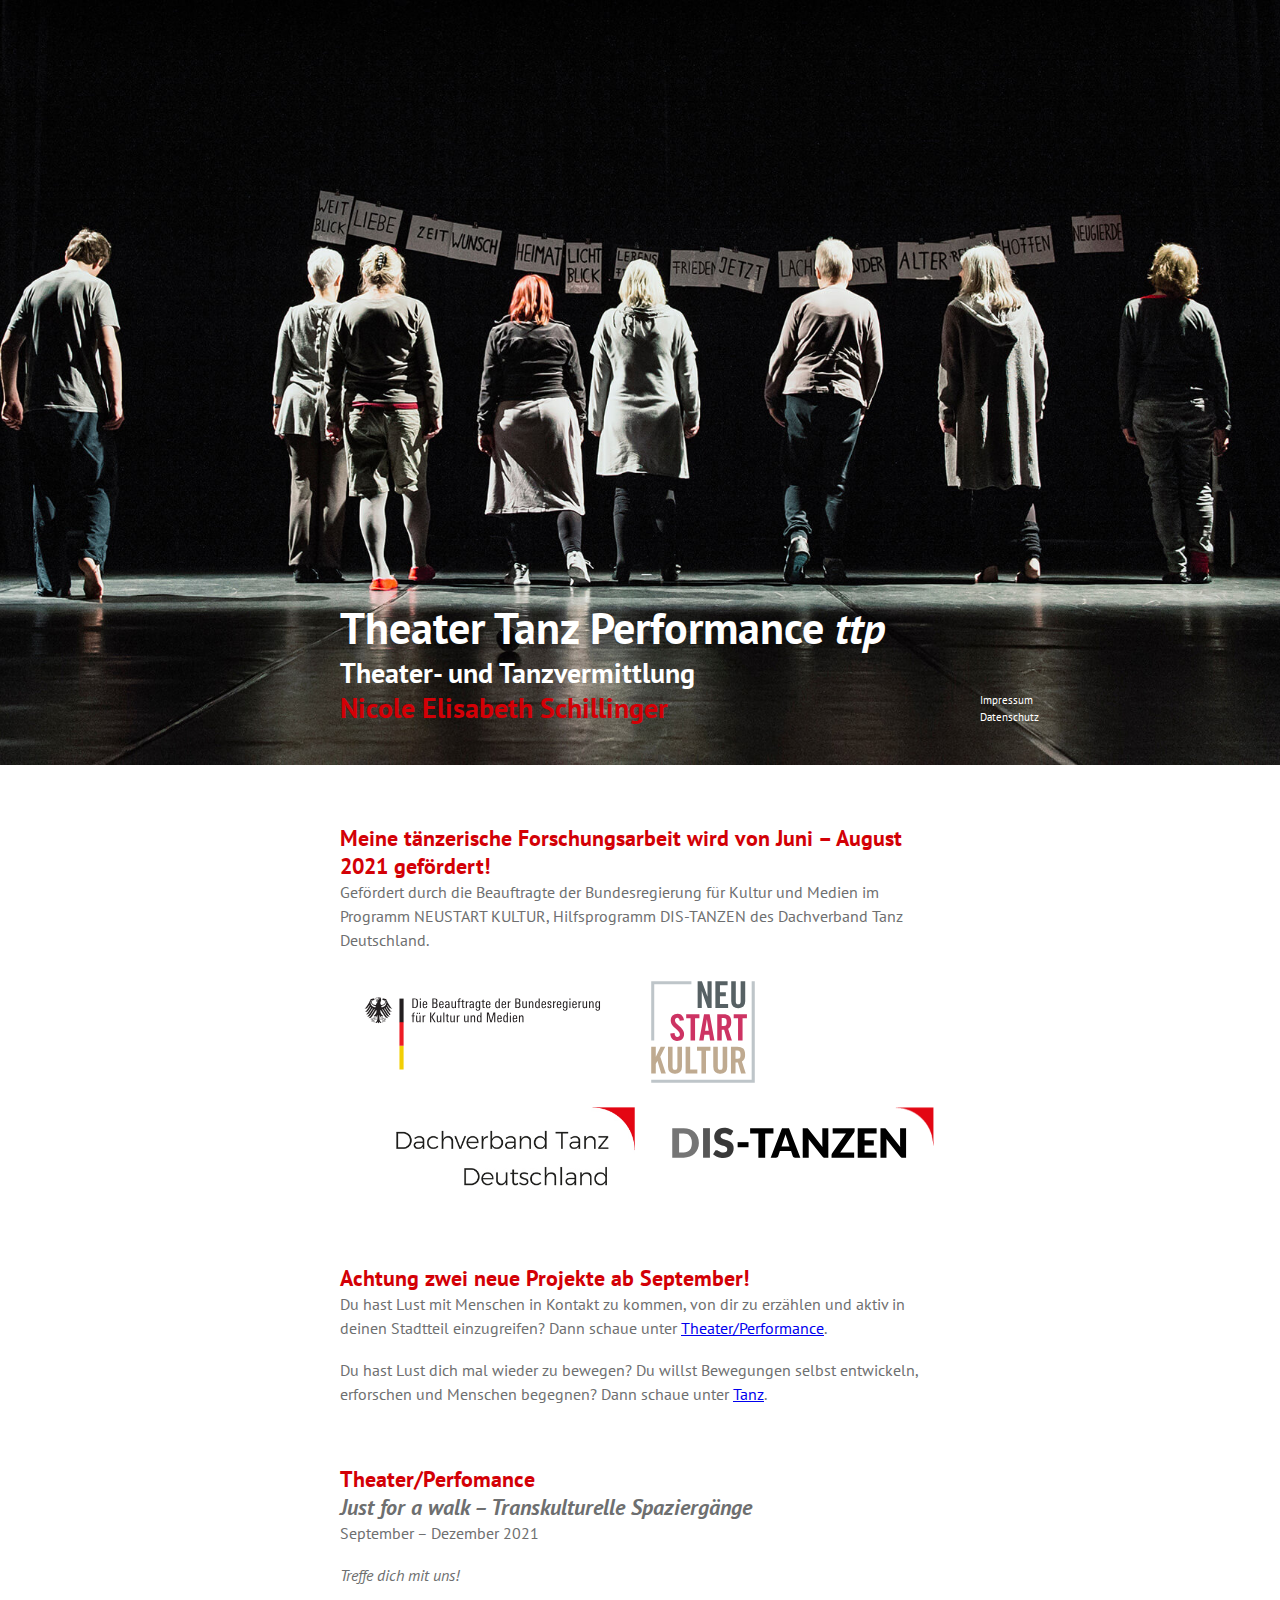
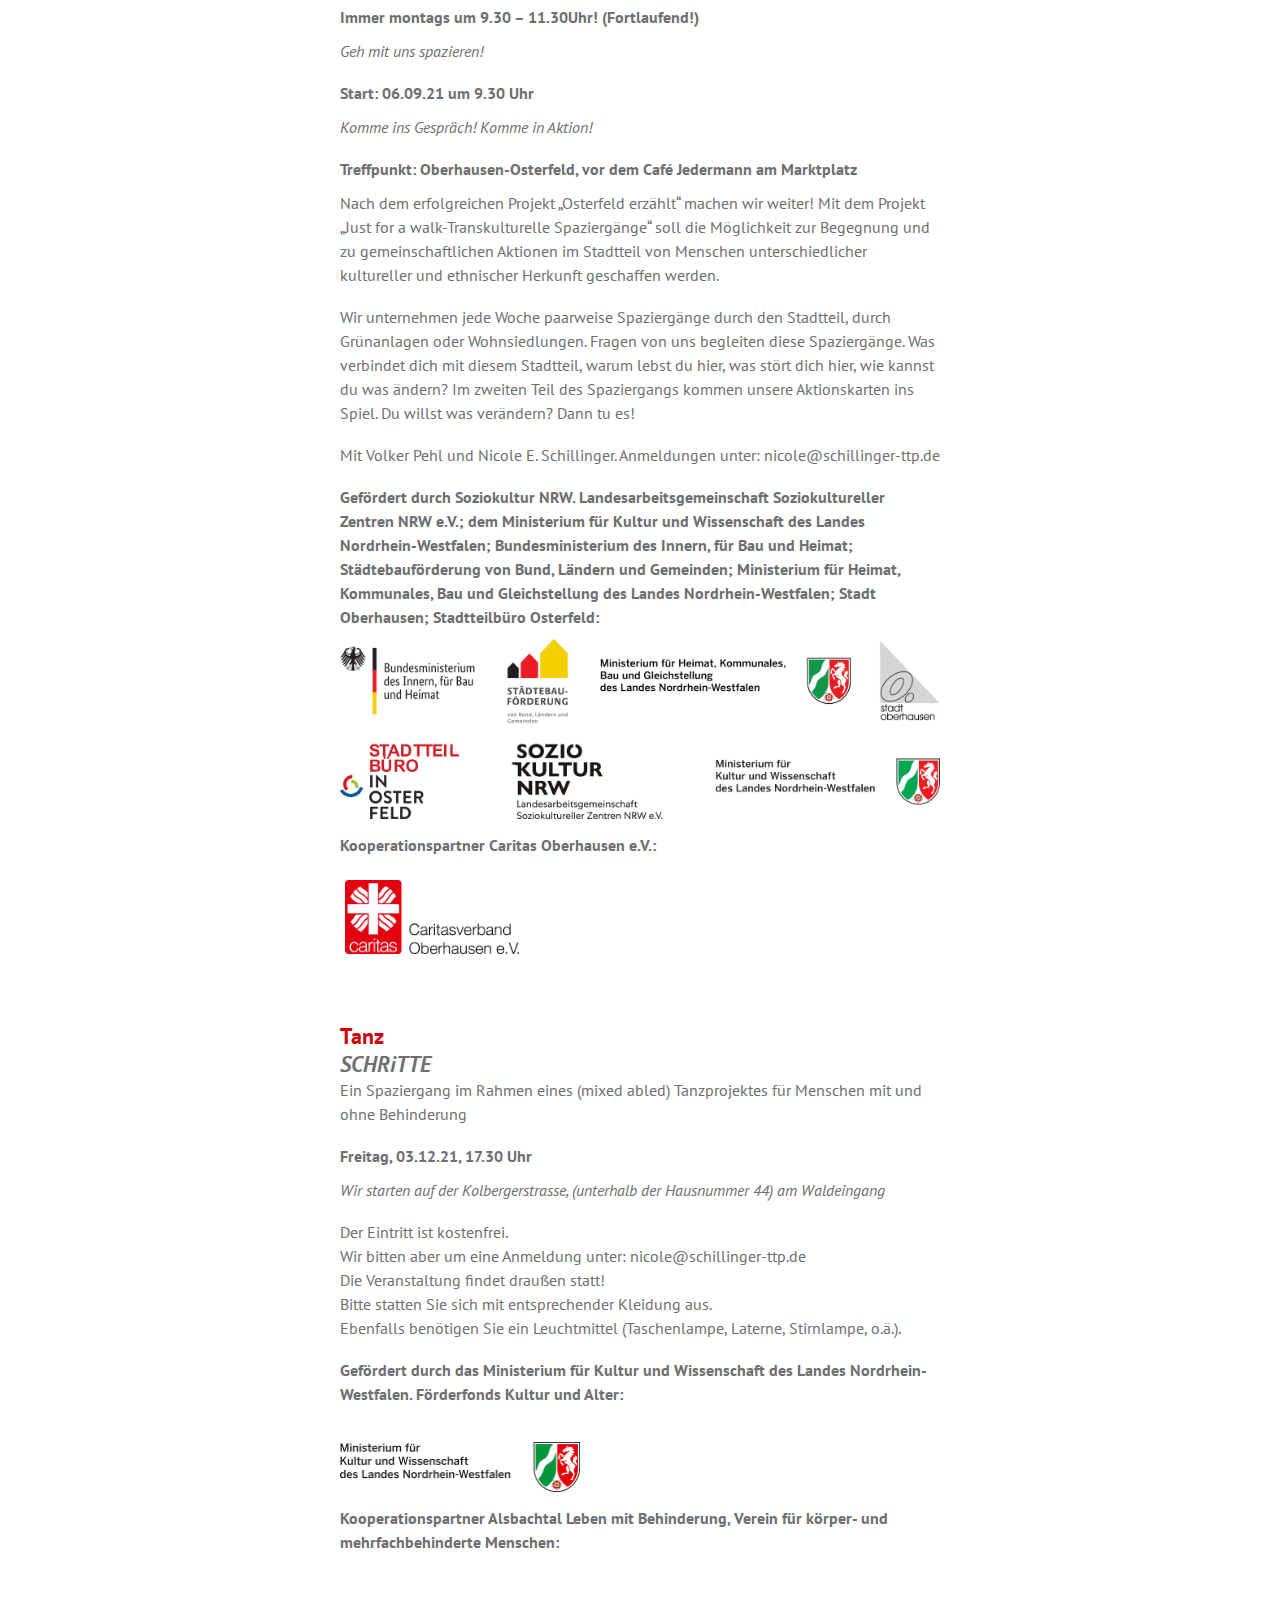
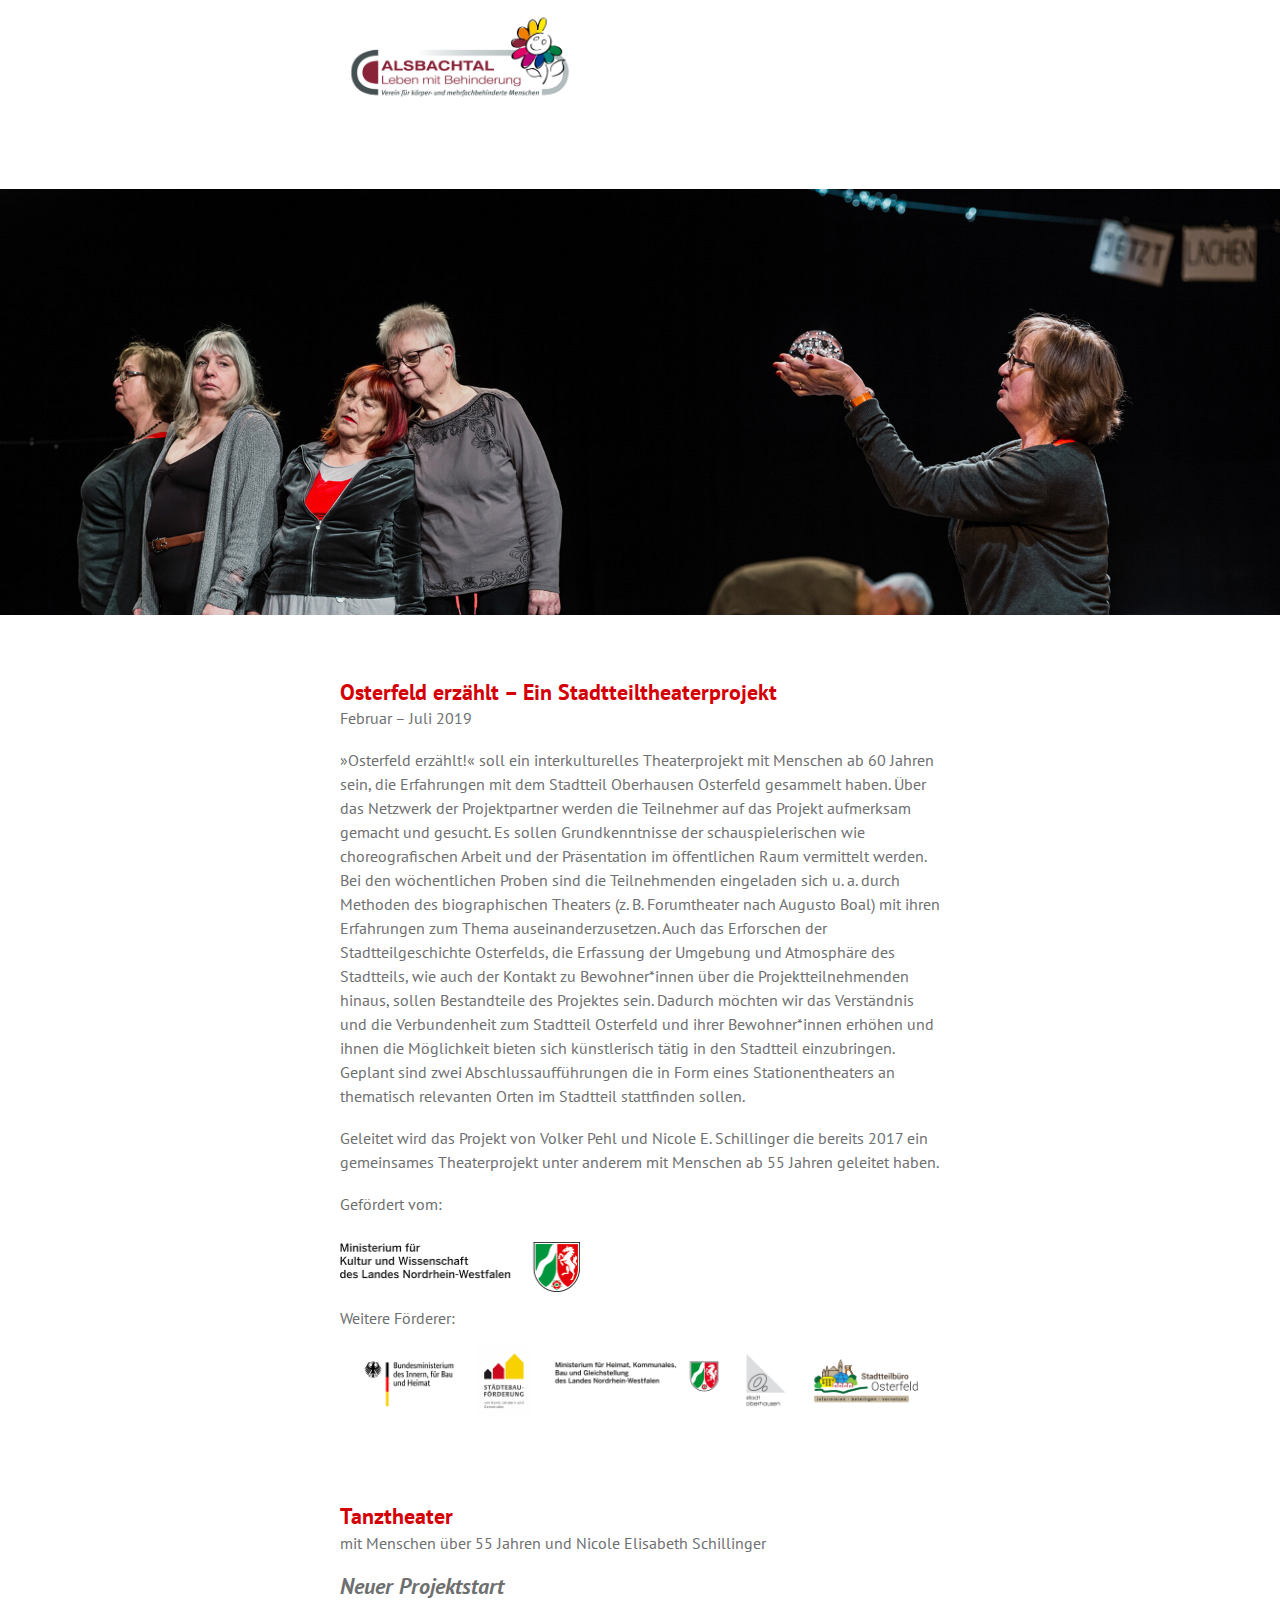
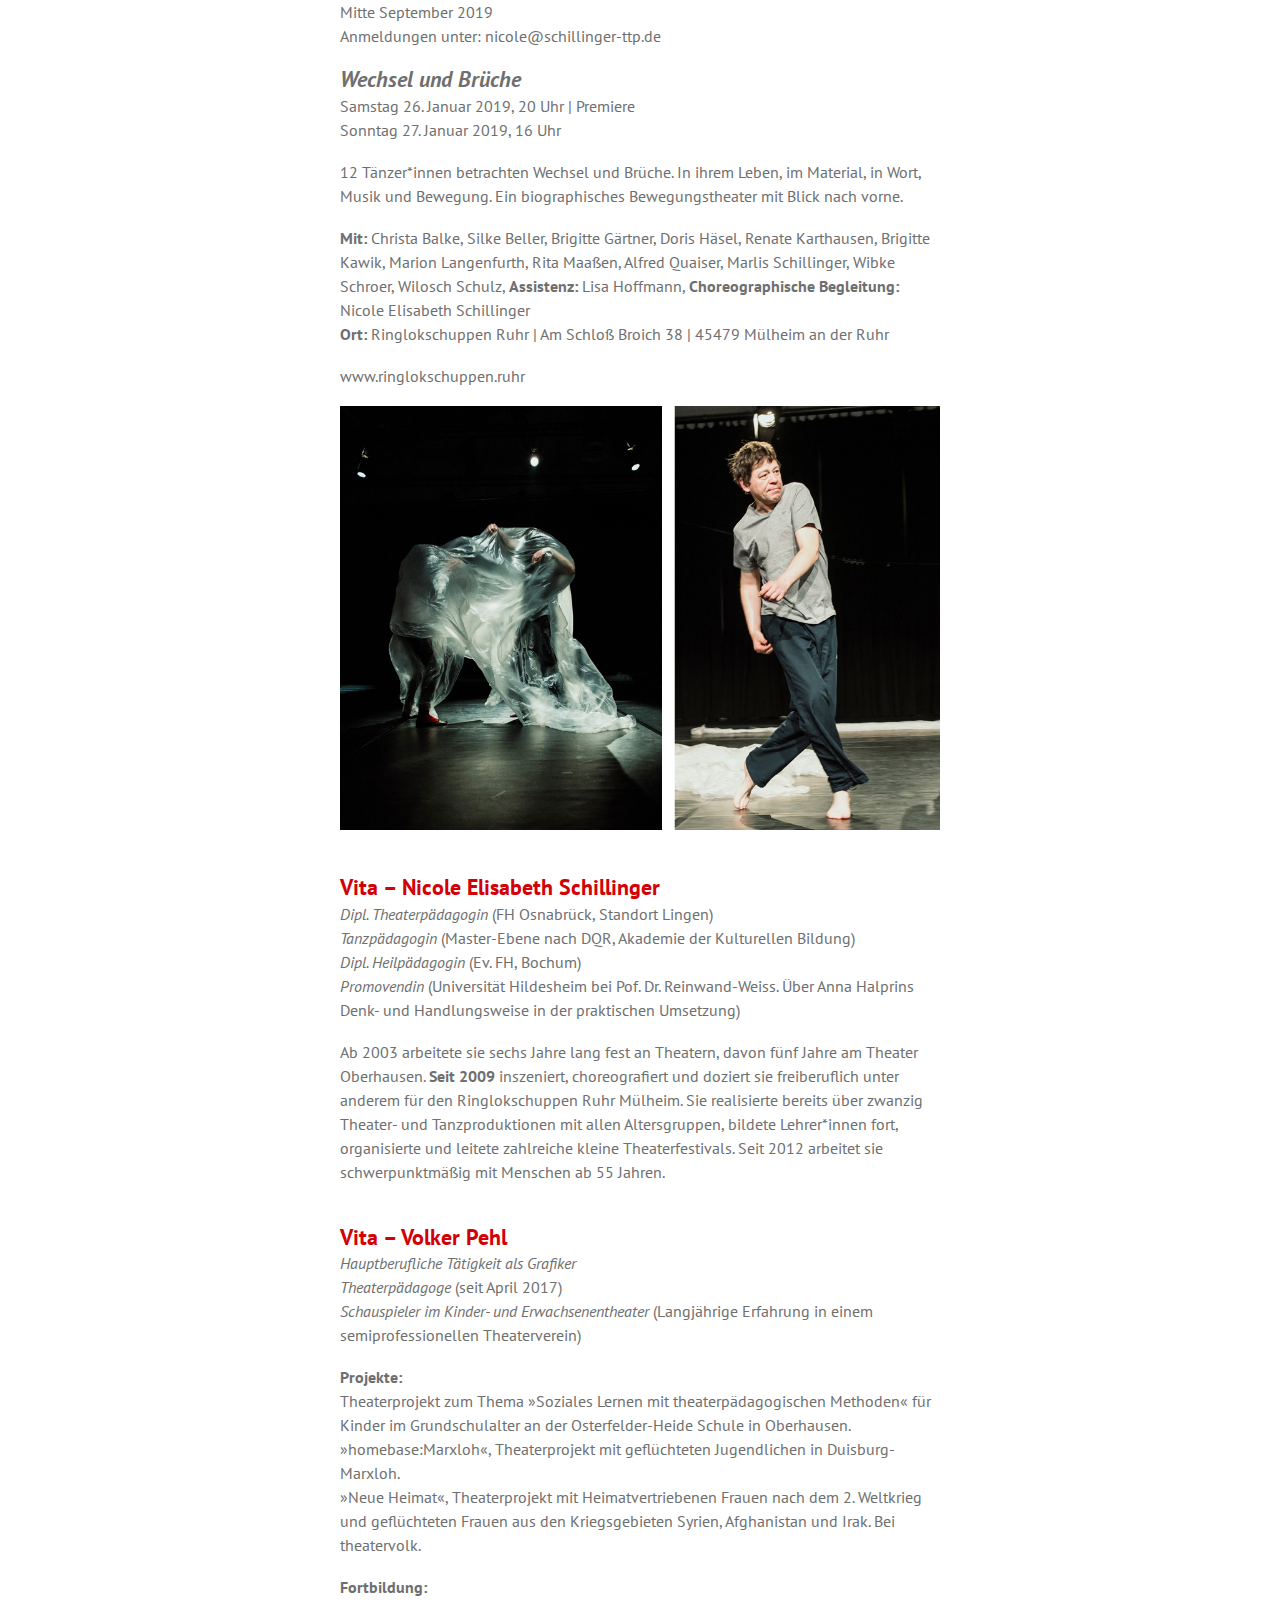
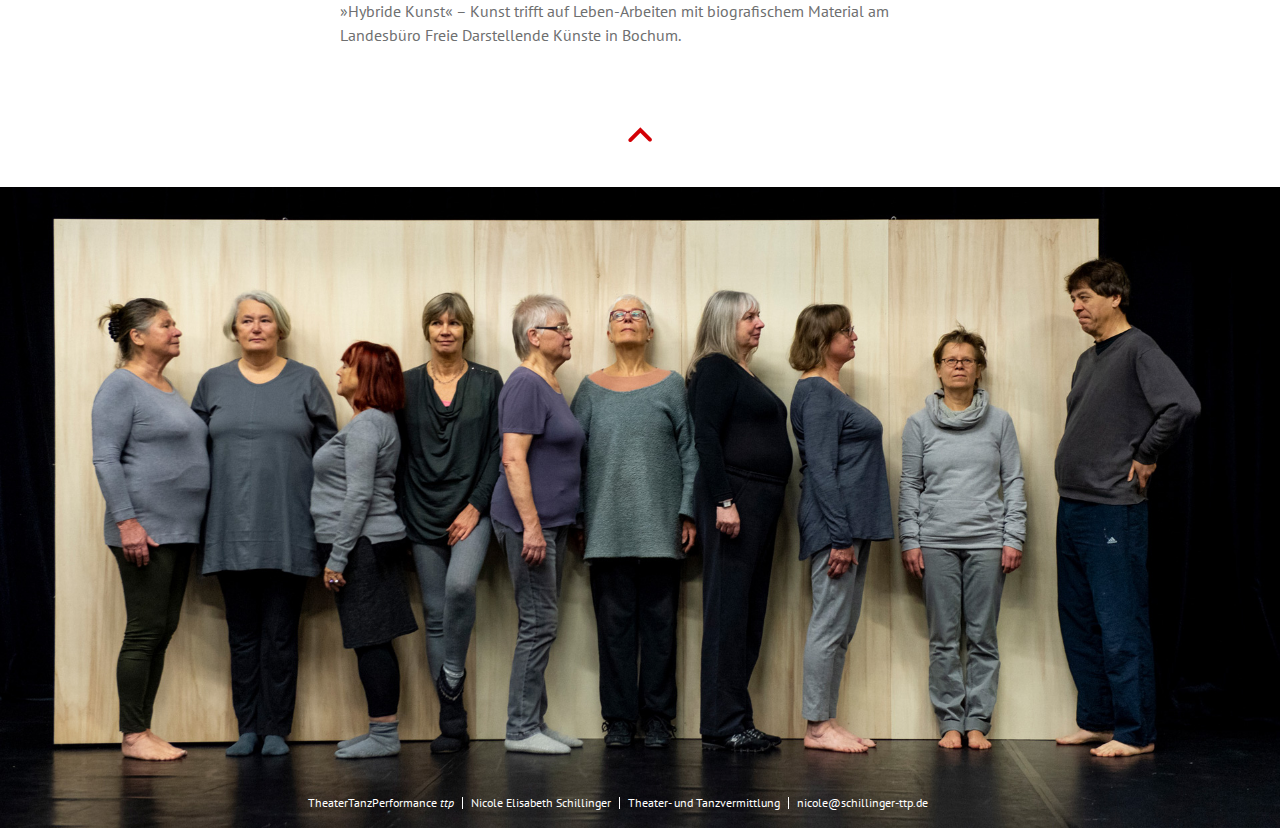
<file: index.html>
<!DOCTYPE html>
<html lang="de">
  <head>
    <meta charset="UTF-8" />
    <meta name="viewport" content="width=device-width, initial-scale=1.0" />
    <meta http-equiv="X-UA-Compatible" content="ie=edge" />

    <link rel="stylesheet" href="css/fonts.css" />
    <link rel="stylesheet" href="css/style.css" />

    <title>Theater Tanz Performance</title>
  </head>
  <body>
    <header class="header">
      <div class="header__text-box">
        <a href="index.html">
          <h1 class="heading-primary">Theater Tanz Performance <em>ttp</em></h1>
          <h2 class="heading-secondary">
            Theater- und Tanzvermittlung<br/>
            <span class="heading-secondary heading-secondary__red">Nicole Elisabeth Schillinger</span>
          </h2>
        </a>
        <nav class="nav">
          <ul>
            <li><a href="impressum.html">Impressum</a></li>
            <li><a href="datenschutz.html">Datenschutz</a></li>
          </ul>
        </nav>
      </div>
    </header>

    <main>
    	<section class="section-event">
    		<h3 class="heading-tertiary">
    			Meine tänzerische Forschungsarbeit wird von Juni &ndash; August 2021 gefördert!
    		</h3>
    		
    		<p class="paragraph">
    			Gefördert durch die Beauftragte der Bundesregierung für Kultur und Medien im Programm NEUSTART KULTUR, Hilfsprogramm DIS-TANZEN des Dachverband Tanz Deutschland.
    		</p>
    		
    		<div class="sponsors">
    			<div class="logo-row">
    				<div class="logo-column-2">
    					<img src="img/logos/Beauftragte-der-Bundesregierung-für-Kultur-und-Medien-Logo.svg" alt="Beauftragte der Bundesregierung für Kultur und Medien" width=100%/>
					</div>
					<div class="logo-column-2">
						<img src="img/logos/CDR_BKM_Neustart_Kultur_Wortmarke_neg_RGB_RZ.svg" alt="Neustart Kultur" width=40% />
					</div>
				</div>
				<div class="logo-row">
					<div class="logo-column-2">
						<img src="img/logos/DTD_logo_V2.jpg" alt="Dachverband Tanz Deutschland" width=100%/>
					</div>
					<div class="logo-column-2">
						<img src="img/logos/diz-tanzen_logo_02.svg" alt="DIS-TANZEN" width=100%/>
					</div>
				</div>
			</div>
    	</section>
    	
    	
    	<section class="section-event">
    		<h3 class="heading-tertiary">
    			Achtung zwei neue Projekte ab September!
    		</h3>
    		<p class="paragraph">
         	Du hast Lust mit Menschen in Kontakt zu kommen, von dir zu erzählen und aktiv in deinen Stadtteil einzugreifen?
    			Dann schaue unter  <a href="#theater">Theater/Performance</a>.
         </p>
         <p class="paragraph">
         	Du hast Lust dich mal wieder zu bewegen?
         	Du willst Bewegungen selbst entwickeln, erforschen und Menschen begegnen?
         	Dann schaue unter <a href="#tanz">Tanz</a>. 
         </p>			
    	</section>
    	
		
		<section class="section-event">
			<h3 class="heading-tertiary" id="theater">
         	Theater/Perfomance
      	</h3>
      	<h3 class="heading-tertiary heading-tertiary__bold-italic">
         	Just for a walk &ndash; Transkulturelle Spaziergänge
      	</h3>
      	<p class="paragraph">
          	September &ndash; Dezember 2021 <br/>
      	</p>
      	<p class="paragraph__italic">
				Treffe dich mit uns!
			</p>	
			<p class="paragraph__strong">
				Immer montags um 9.30 &ndash; 11.30Uhr! (Fortlaufend!)
			</p>
			<p class="paragraph__italic">
				Geh mit uns spazieren! 
			</p>
			<p class="paragraph__strong">
				Start: 06.09.21 um 9.30 Uhr
			</p>
			<p class="paragraph__italic">
				Komme ins Gespräch! Komme in Aktion!
			</p>
			<p class="paragraph__strong">
				Treffpunkt: Oberhausen-Osterfeld, vor dem Café Jedermann am Marktplatz
			</p>
			<p class="paragraph">
				Nach dem erfolgreichen Projekt „Osterfeld erzählt“ machen wir weiter!
				Mit dem Projekt „Just for a walk-Transkulturelle Spaziergänge“ soll die Möglichkeit
				zur Begegnung und zu gemeinschaftlichen Aktionen im Stadtteil von Menschen
				unterschiedlicher kultureller und ethnischer Herkunft geschaffen werden.
			</p>
			<p class="paragraph">
				Wir unternehmen jede Woche paarweise Spaziergänge durch den Stadtteil,
				durch Grünanlagen oder Wohnsiedlungen.
				Fragen von uns begleiten diese Spaziergänge.
				Was verbindet dich mit diesem Stadtteil, warum lebst du hier, was stört dich hier,
				wie kannst du was ändern?
				Im zweiten Teil des Spaziergangs kommen unsere Aktionskarten ins Spiel.
				Du willst was verändern? Dann tu es!
			</p>
			<p class="paragraph">
				Mit Volker Pehl und Nicole E. Schillinger.
				Anmeldungen unter: <a class="mailaddress" href="mailto:nicole@schillinger-ttp.de">nicole@schillinger-ttp.de</a>
			</p>
			<p class="paragraph__strong">
				Gefördert durch Soziokultur NRW.
				Landesarbeitsgemeinschaft Soziokultureller Zentren NRW e.V.;
				dem Ministerium für Kultur und Wissenschaft des Landes Nordrhein-Westfalen;
				Bundesministerium des Innern, für Bau und Heimat; Städtebauförderung von Bund, Ländern und Gemeinden; Ministerium für Heimat, Kommunales, Bau und Gleichstellung des Landes Nordrhein-Westfalen;
				Stadt Oberhausen;
				Stadtteilbüro Osterfeld:
			</p>
			<div class="sponsors" id="foerderer">
          <img src="img/logos/foerderer.png" alt="Förderer" />
        </div>
			<p class="paragraph">
				<strong>
					Kooperationspartner Caritas Oberhausen e.V.:
				</strong>
			</p>
			<div class="logo-row">
				<div class="logo-column-2">
					<img src="img/logos/caritas_logo_rechts.jpg" alt="Caritas" width=60%/> 
				</div>
				<div class="logo-column-2">
				</div>
			</div>
		</section>
		
		
		<section class="section-event">
			<h3 class="heading-tertiary" id="tanz">
         	Tanz
      	</h3>
      	<h3 class="heading-tertiary heading-tertiary__bold-italic">
         	SCHRiTTE
      	</h3>
      	<p class="paragraph">
          	Ein Spaziergang im Rahmen eines (mixed abled) Tanzprojektes für Menschen mit und ohne Behinderung <br/>
      	</p>
			<p class="paragraph__strong">
				Freitag, 03.12.21, 17.30 Uhr
			</p>
			<p class="paragraph__italic">
				Wir starten auf der Kolbergerstrasse, (unterhalb der Hausnummer 44) am Waldeingang
			</p>
			<p class="paragraph">
				Der Eintritt ist kostenfrei. <br/>
				Wir bitten aber um eine Anmeldung unter: <a class="mailaddress" href="mailto:nicole@schillinger-ttp.de">nicole@schillinger-ttp.de</a> <br/>
				Die Veranstaltung findet draußen statt! <br/>
				Bitte statten Sie sich mit entsprechender Kleidung aus. <br/>
				Ebenfalls benötigen Sie ein Leuchtmittel (Taschenlampe, Laterne, Stirnlampe, o.ä.). <br/>
			</p>
			<p class="paragraph__strong">
				Gefördert durch das Ministerium für Kultur und Wissenschaft des Landes Nordrhein-Westfalen. Förderfonds Kultur und Alter:
			</p>
			<div class="sponsors sponsors-big">
            <img src="img/logos/AK_Kultur_und_Wissenschaft_Farbig_CMYK.gif" alt="Ministerium für Kultur und Wissenschaft des Landes Nordrhein-Westfalen" />
         </div>
			<p class="paragraph__strong">
				Kooperationspartner Alsbachtal Leben mit Behinderung, Verein für körper- und mehrfachbehinderte Menschen:
			</p>
			<div class="sponsors sponsors-big">
            <img src="img/logos/logo_alsbachtal.jpg" alt="Alsbachtal Leben mit Behinderung" />
         </div>
		</section>
		
		
		<section class="section-full-width-images">
        <img src="img/divider.jpg" />
      </section>
		    	     
    	     
      <section class="section-event">
        <h3 class="heading-tertiary">
          Osterfeld erzählt – Ein Stadtteiltheaterprojekt
        </h3>
        <p class="paragraph">
          Februar – Juli 2019<br />
        </p>
        <p class="paragraph">
          »Osterfeld erzählt!« soll ein interkulturelles Theaterprojekt mit
          Menschen ab 60 Jahren sein, die Erfahrungen mit dem Stadtteil
          Oberhausen Osterfeld gesammelt haben. Über das Netzwerk der
          Projektpartner werden die Teilnehmer auf das Projekt aufmerksam
          gemacht und gesucht. Es sollen Grundkenntnisse der schauspielerischen
          wie choreografischen Arbeit und der Präsentation im öffentlichen Raum
          vermittelt werden. Bei den wöchentlichen Proben sind die Teilnehmenden
          eingeladen sich u. a. durch Methoden des biographischen Theaters (z.
          B. Forumtheater nach Augusto Boal) mit ihren Erfahrungen zum Thema
          auseinanderzusetzen. Auch das Erforschen der Stadtteilgeschichte
          Osterfelds, die Erfassung der Umgebung und Atmosphäre des Stadtteils,
          wie auch der Kontakt zu Bewohner*innen über die Projektteilnehmenden
          hinaus, sollen Bestandteile des Projektes sein. Dadurch möchten wir
          das Verständnis und die Verbundenheit zum Stadtteil Osterfeld und
          ihrer Bewohner*innen erhöhen und ihnen die Möglichkeit bieten sich
          künstlerisch tätig in den Stadtteil einzubringen. Geplant sind zwei
          Abschlussaufführungen die in Form eines Stationentheaters an
          thematisch relevanten Orten im Stadtteil stattfinden sollen.
        </p>
        <p class="paragraph">
          Geleitet wird das Projekt von Volker Pehl und Nicole E. Schillinger
          die bereits 2017 ein gemeinsames Theaterprojekt unter anderem mit
          Menschen ab 55 Jahren geleitet haben.
        </p>

        <div class="sponsors sponsors-big">
            <p>Gefördert vom:</p>
            <img src="img/logos/AK_Kultur_und_Wissenschaft_Farbig_CMYK.gif" alt="Ministerium für Kultur und Wissenschaft des Landes Nordrhein-Westfalen" />
          </div>

        <div class="sponsors" id="foerderer">
          <p>Weitere Förderer:</p>
          <img src="img/logos/Foerdergeber_2018.jpeg" alt="Weitere Förderer" />
          <!-- <img src="img/logos/wide_banner/wide_banner.png" alt="Weitere Förderer" /> -->
        </div>
      </section>
      
      
      <section class="section-event">
        <h3 class="heading-tertiary">Tanztheater</h3>
        <p class="paragraph">
          mit Menschen über 55 Jahren und Nicole Elisabeth Schillinger
        </p>
        <h3 class="heading-tertiary heading-tertiary__bold-italic">
          Neuer Projektstart
        </h3>
        <p class="paragraph">
          Mitte September 2019<br />
          Anmeldungen unter: <a class="mailaddress" href="mailto:nicole@schillinger-ttp.de">nicole@schillinger-ttp.de</a>
        </p>
        <h3 class="heading-tertiary heading-tertiary__bold-italic">
          Wechsel und Brüche
        </h3>
        <p class="paragraph">
          Samstag 26. Januar 2019, 20 Uhr | Premiere<br />
          Sonntag 27. Januar 2019, 16 Uhr
        </p>
        <p class="paragraph">
          12 Tänzer*innen betrachten Wechsel und Brüche. In ihrem Leben, im
          Material, in Wort, Musik und Bewegung. Ein biographisches
          Bewegungstheater mit Blick nach vorne.
        </p>
        <p class="paragraph">
          <strong>Mit:</strong> Christa Balke, Silke Beller, Brigitte Gärtner,
          Doris Häsel, Renate Karthausen, Brigitte Kawik, Marion Langenfurth,
          Rita Maaßen, Alfred Quaiser, Marlis Schillinger, Wibke Schroer,
          Wilosch Schulz, <strong>Assistenz:</strong> Lisa Hoffmann,
          <strong>Choreographische Begleitung:</strong> Nicole Elisabeth
          Schillinger<br />
          <strong>Ort:</strong> Ringlokschuppen Ruhr | Am Schloß Broich 38 |
          45479 Mülheim an der Ruhr
        </p>
        <p class="paragraph">
          <a
            class="link"
            href="https://www.ringlokschuppen.ruhr/produktionen/spielzeit-2018-2019/selbermachen-18-19/wechsel-und-br%C3%BCche"
            target="_blank"
            >www.ringlokschuppen.ruhr</a
          >
        </p>
        
        <div class="images"><img src="img/images.jpg" alt="" /></div>
      </section>

      <section class="section-vita">
        <h3 class="heading-tertiary">Vita – Nicole Elisabeth Schillinger</h3>
        <p class="paragraph">
          <em>Dipl. Theaterpädagogin</em> (FH Osnabrück, Standort Lingen)<br />
          <em>Tanzpädagogin</em> (Master-Ebene nach DQR, Akademie der
          Kulturellen Bildung)<br />
          <em>Dipl. Heilpädagogin</em> (Ev. FH, Bochum)<br />
          <em>Promovendin</em> (Universität Hildesheim bei Pof. Dr.
          Reinwand-Weiss. Über Anna Halprins Denk- und Handlungsweise in der
          praktischen Umsetzung)
        </p>
        <p class="paragraph">
          Ab 2003 arbeitete sie sechs Jahre lang fest an Theatern, davon fünf
          Jahre am Theater Oberhausen. <strong>Seit 2009</strong> inszeniert,
          choreografiert und doziert sie freiberuflich unter anderem für den
          Ringlokschuppen Ruhr Mülheim. Sie realisierte bereits über zwanzig
          Theater- und Tanzproduktionen mit allen Altersgruppen, bildete
          Lehrer*innen fort, organisierte und leitete zahlreiche kleine
          Theaterfestivals. Seit 2012 arbeitet sie schwerpunktmäßig mit Menschen
          ab 55 Jahren.
        </p>
      </section>
      <section class="section-vita">
        <h3 class="heading-tertiary">Vita – Volker Pehl</h3>
        <p class="paragraph">
          <em>Hauptberufliche Tätigkeit als Grafiker</em><br />
          <em>Theaterpädagoge</em> (seit April 2017)<br />
          <em>Schauspieler im Kinder- und Erwachsenentheater</em> (Langjährige
          Erfahrung in einem semiprofessionellen Theaterverein)
        </p>

        <p class="paragraph">
          <strong>Projekte:</strong><br />
          Theaterprojekt zum Thema »Soziales Lernen mit theaterpädagogischen
          Methoden« für Kinder im Grundschulalter an der Osterfelder-Heide
          Schule in Oberhausen.<br />
          »homebase:Marxloh«, Theaterprojekt mit geflüchteten Jugendlichen in
          Duisburg-Marxloh.<br />
          »Neue Heimat«, Theaterprojekt mit Heimatvertriebenen Frauen nach dem
          2. Weltkrieg und geflüchteten Frauen aus den Kriegsgebieten Syrien,
          Afghanistan und Irak. Bei theatervolk.
        </p>
        <p class="paragraph">
          <strong>Fortbildung:</strong><br />»Hybride Kunst« – Kunst trifft auf
          Leben-Arbeiten mit biografischem Material am Landesbüro Freie
          Darstellende Künste in Bochum.
        </p>
      </section>
    </main>
    <footer class="footer">
      <div class="inside">
        <div class="top-link"><a href="#"></a></div>
        <img src="img/footer.jpg" />
        <div class="contact">
          <ul>
            <li>TheaterTanzPerformance <em>ttp</em></li>
            <li>Nicole Elisabeth Schillinger</li>
            <li>Theater- und Tanzvermittlung</li>
            <li>nicole@schillinger-ttp.de</li>
          </ul>
        </div>
      </div>
    </footer>
  </body>
</html>
</file>
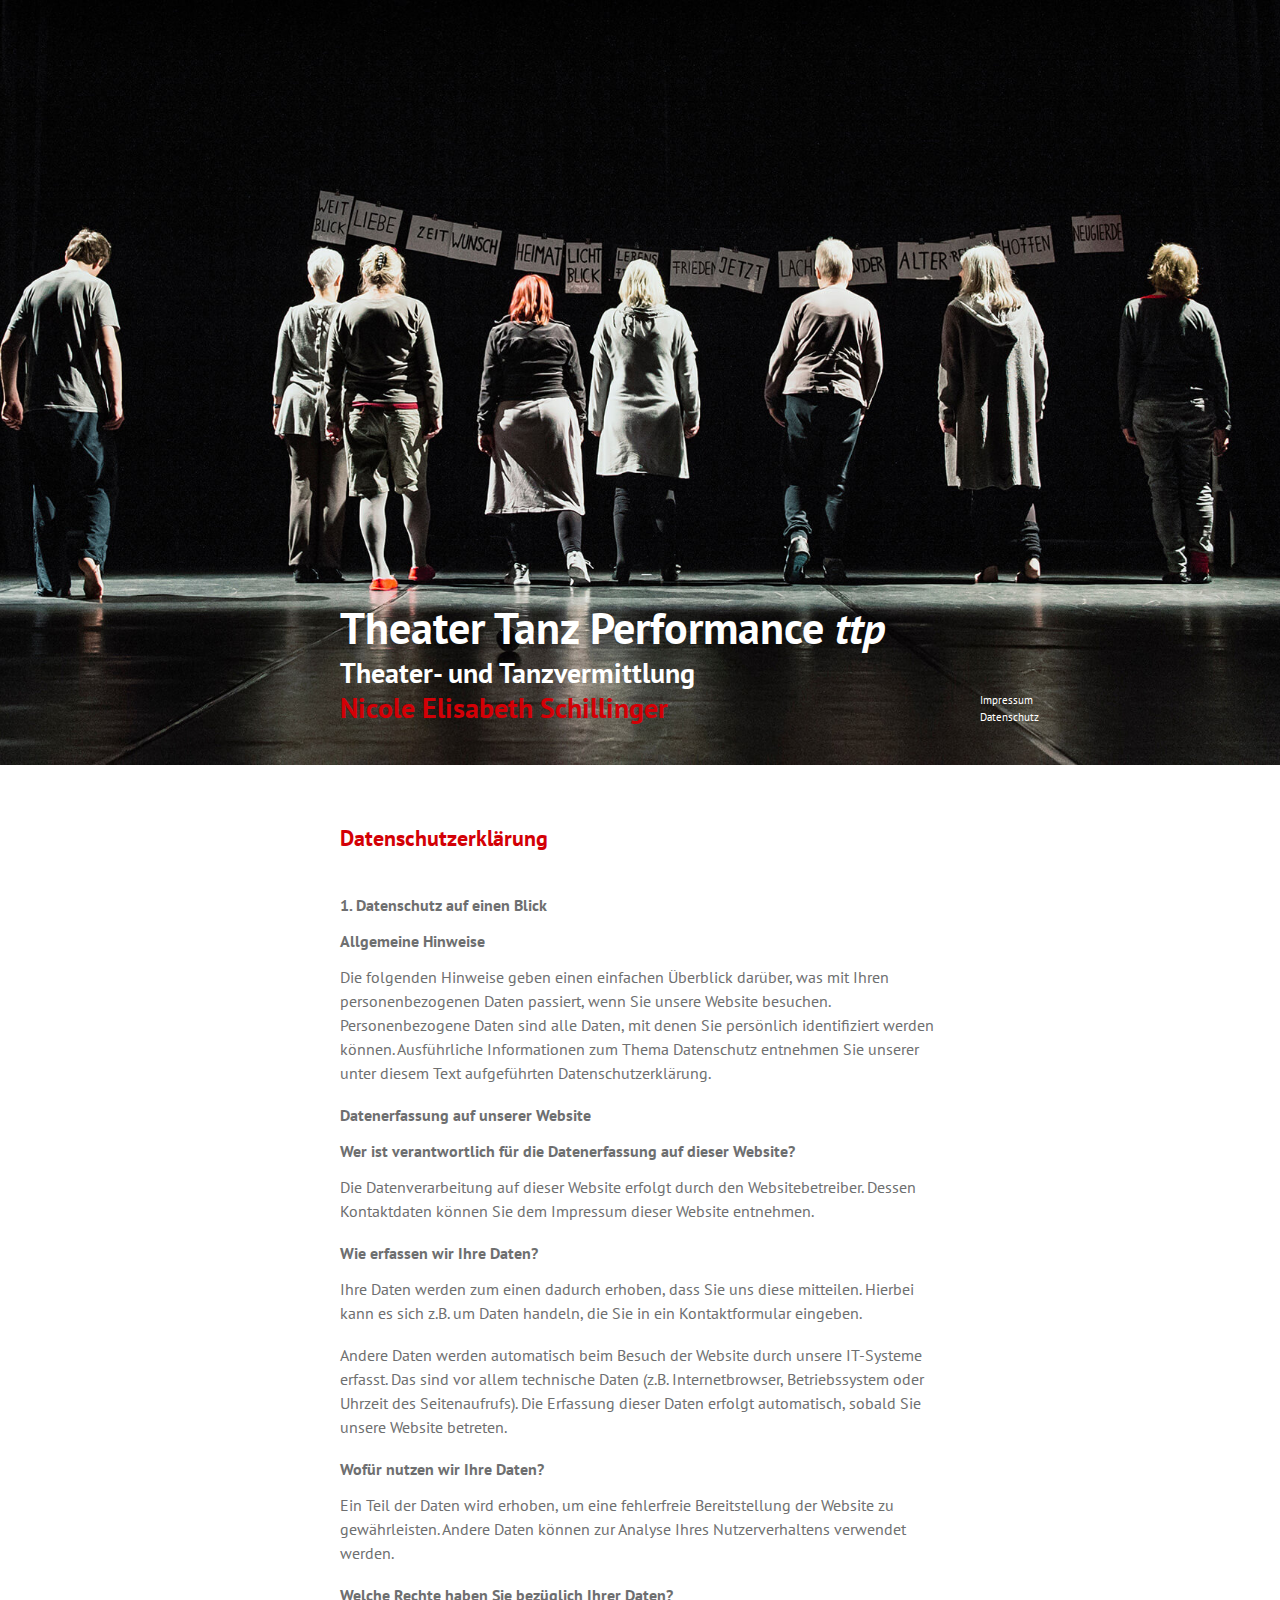
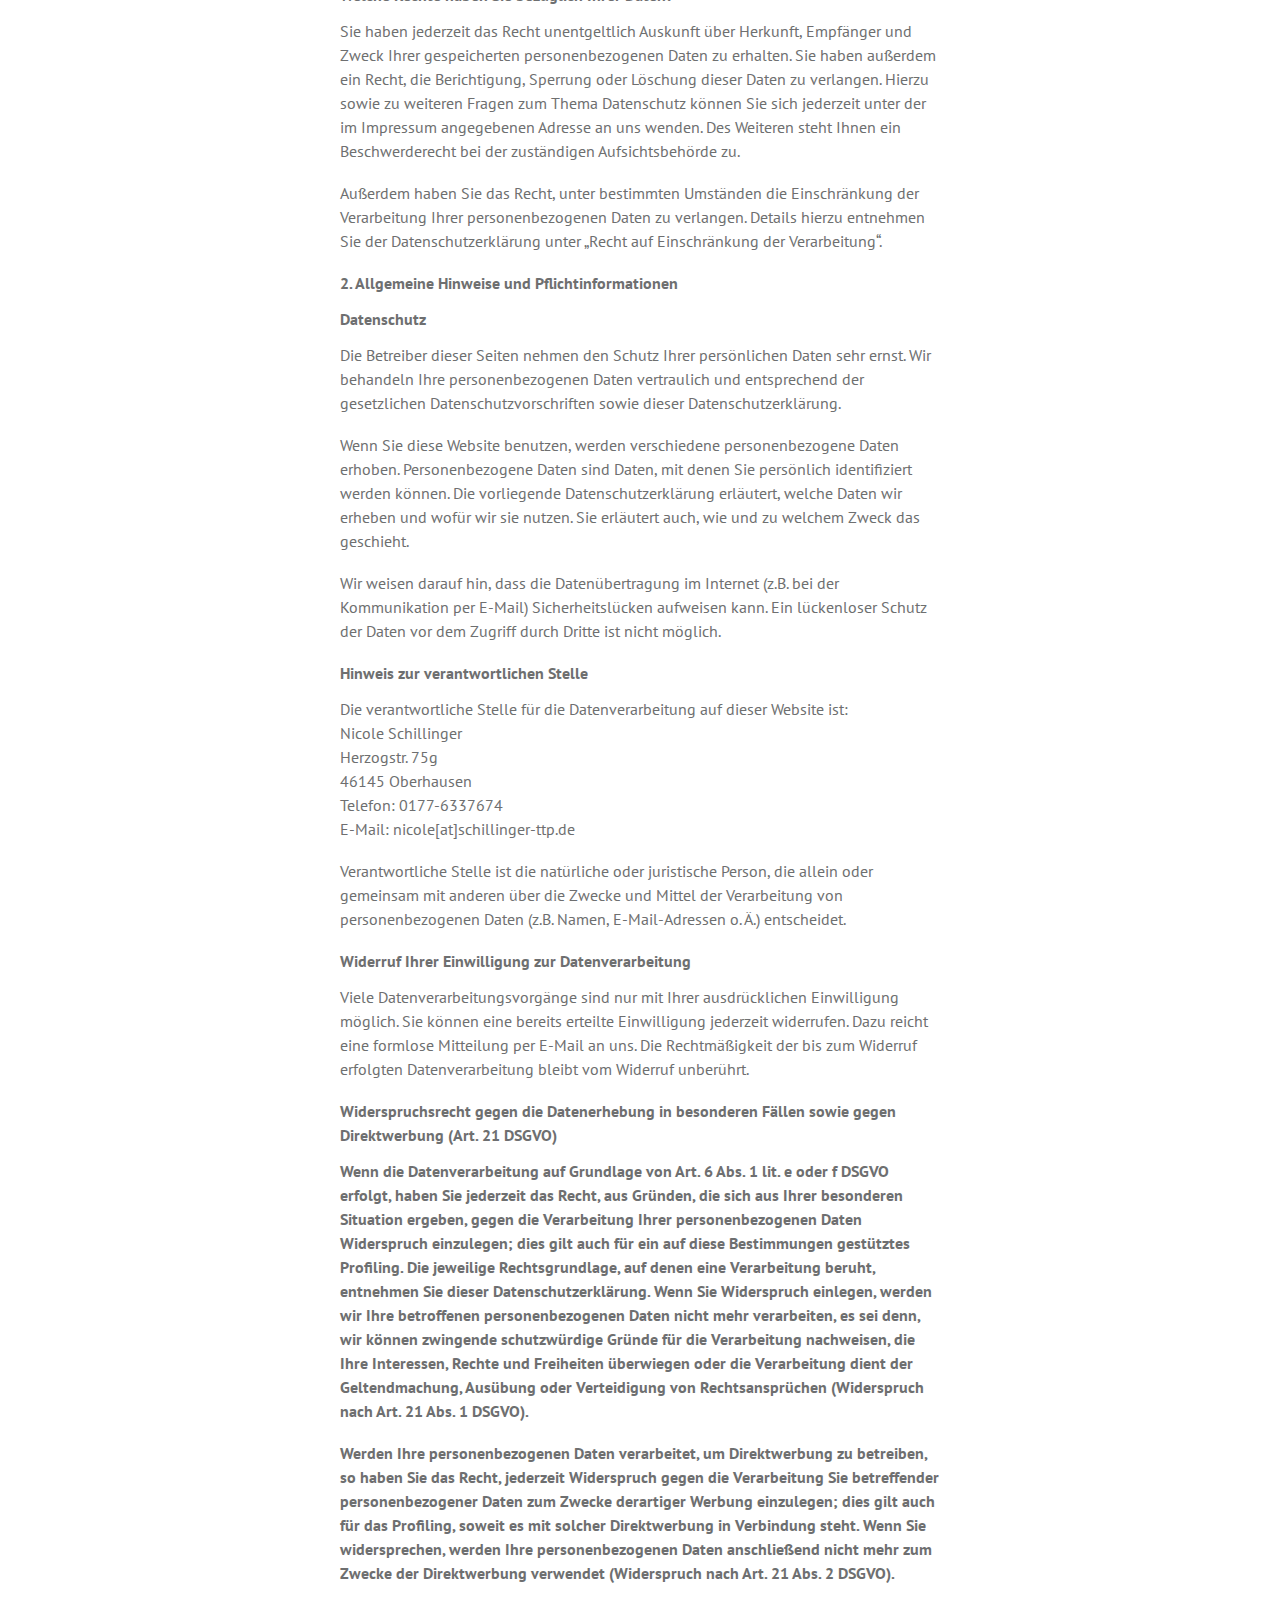
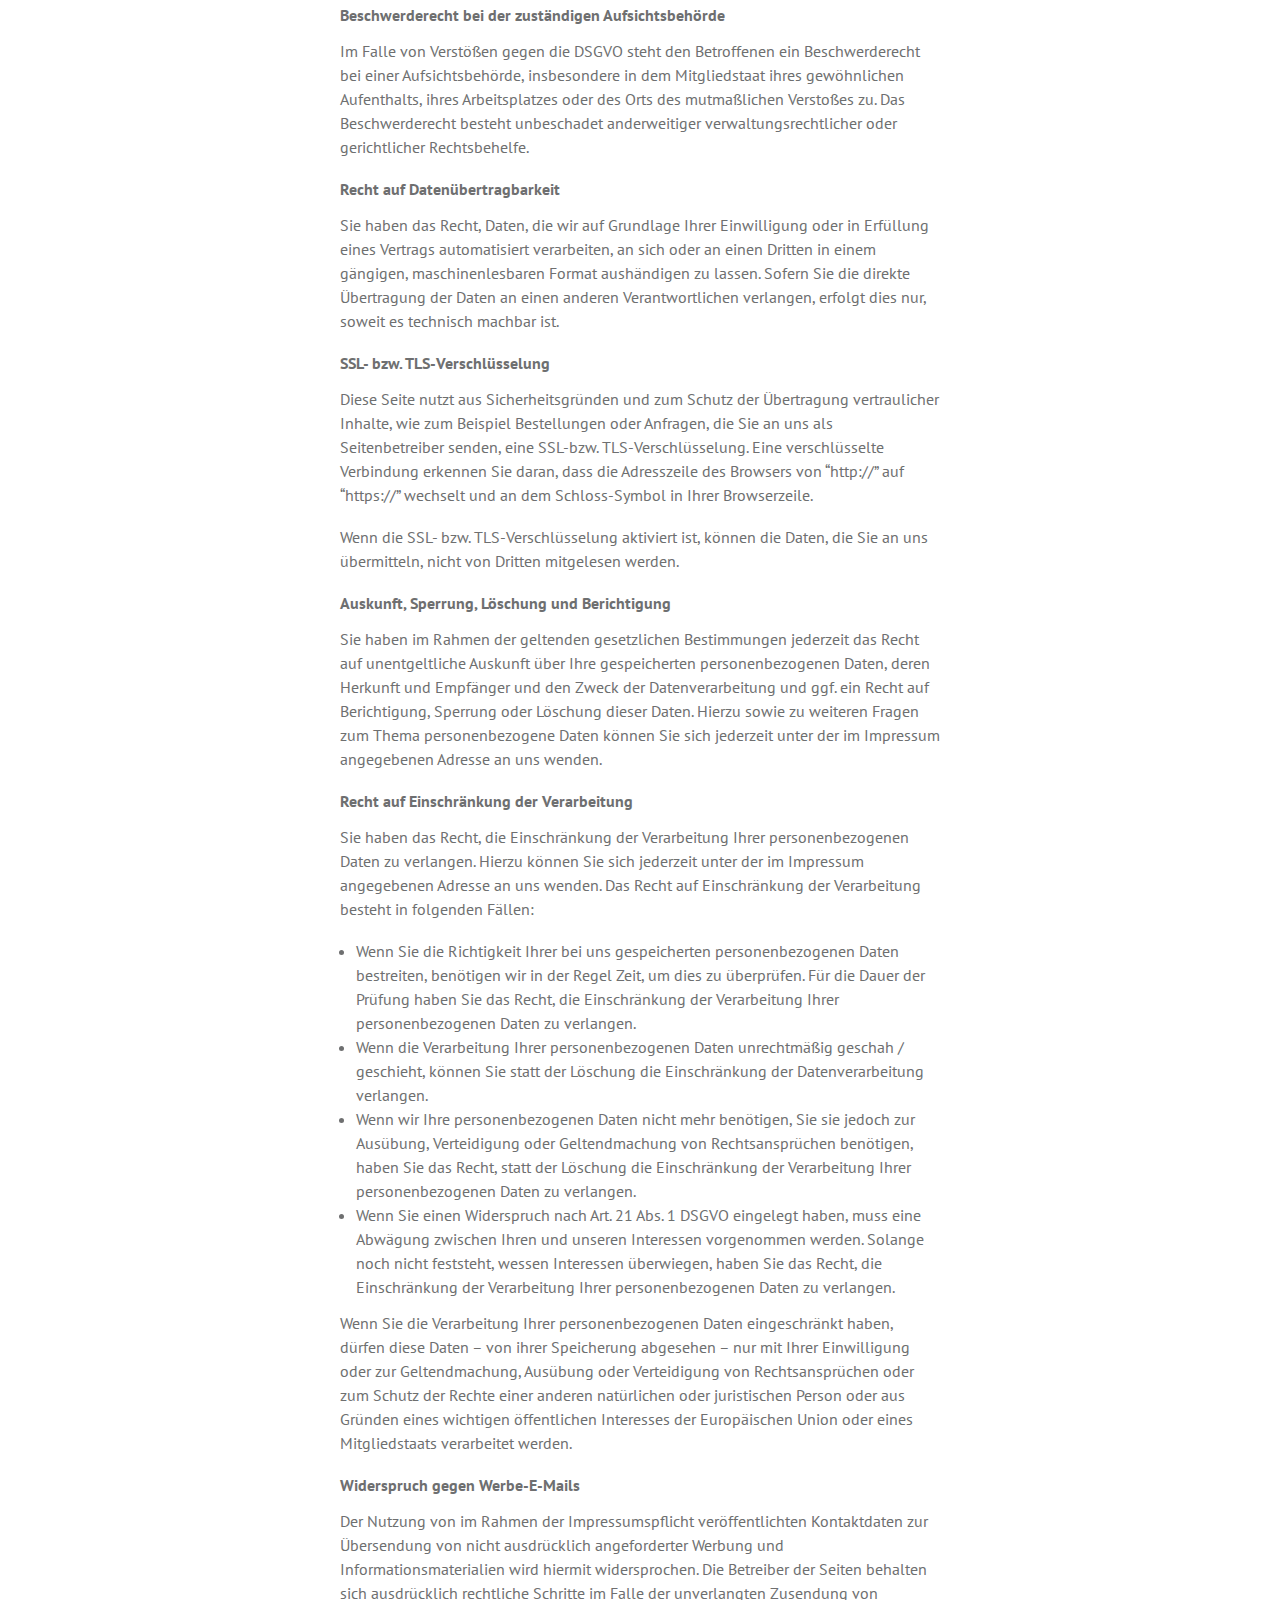
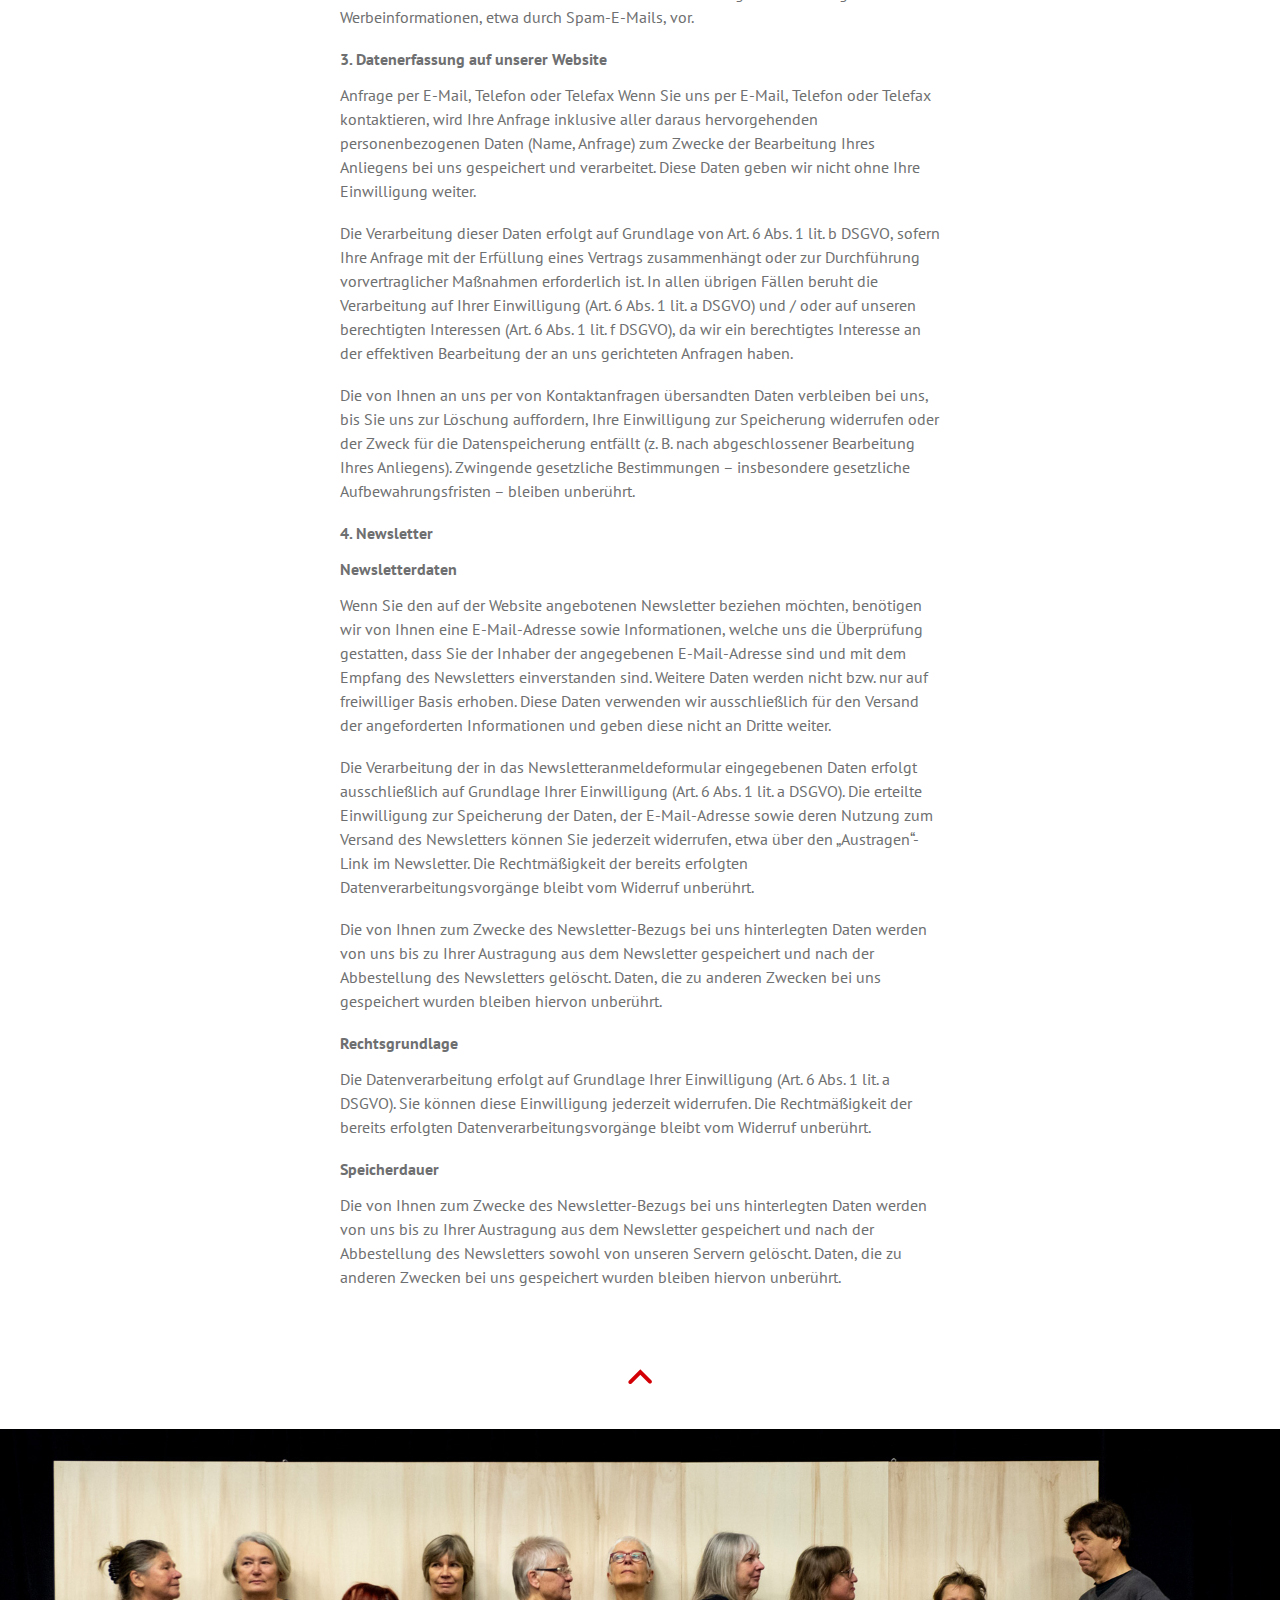
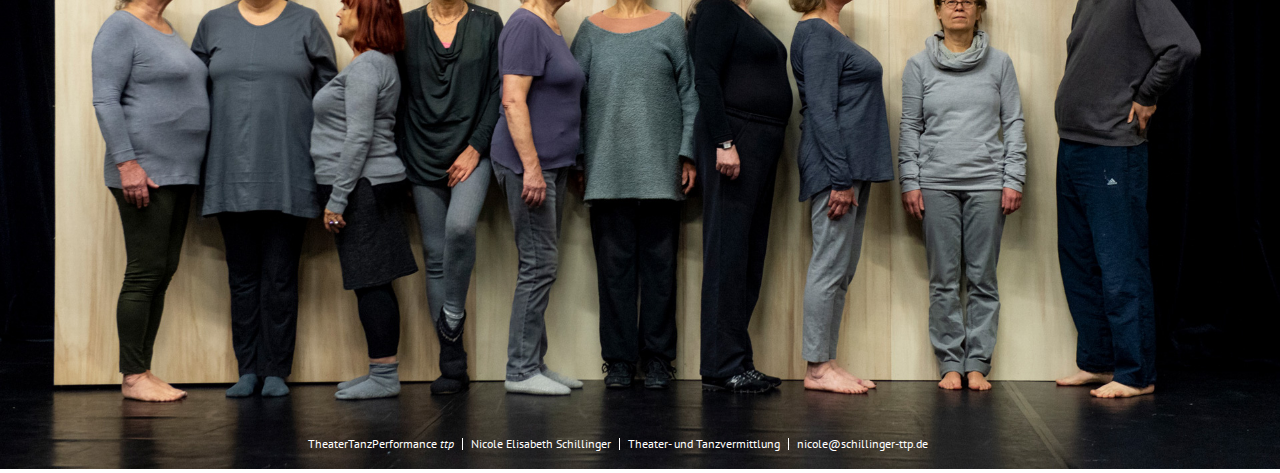
<file: datenschutz.html>
<!DOCTYPE html>
<html lang="de">
  <head>
    <meta charset="UTF-8" />
    <meta name="viewport" content="width=device-width, initial-scale=1.0" />
    <meta http-equiv="X-UA-Compatible" content="ie=edge" />

    <link rel="stylesheet" href="css/fonts.css" />
    <link rel="stylesheet" href="css/style.css" />

    <title>Theater Tanz Performance</title>
  </head>
  <body>
    <header class="header">
      <div class="header__text-box">
        <a href="index.html">
          <h1 class="heading-primary">Theater Tanz Performance <em>ttp</em></h1>
          <h2 class="heading-secondary">
            Theater- und Tanzvermittlung<br /><span
              class="heading-secondary heading-secondary__red"
              >Nicole Elisabeth Schillinger</span
            >
          </h2></a
        >
        <nav class="nav">
          <ul>
            <li><a href="impressum.html">Impressum</a></li>
            <li><a href="datenschutz.html">Datenschutz</a></li>
          </ul>
        </nav>
      </div>
    </header>

    <main>
      <section class="section-imprint">
        <h3 class="heading-tertiary">Datenschutzerklärung</h3>

        <h4>1. Datenschutz auf einen Blick</h4>
        <h4>Allgemeine Hinweise</h4>
        <p class="paragraph">
          Die folgenden Hinweise geben einen einfachen Überblick darüber, was
          mit Ihren personenbezogenen Daten passiert, wenn Sie unsere Website
          besuchen. Personenbezogene Daten sind alle Daten, mit denen Sie
          persönlich identifiziert werden können. Ausführliche Informationen zum
          Thema Datenschutz entnehmen Sie unserer unter diesem Text aufgeführten
          Datenschutzerklärung.
        </p>
        <h4>Datenerfassung auf unserer Website</h4>
        <h4>
          Wer ist verantwortlich für die Datenerfassung auf dieser Website?
        </h4>
        <p class="paragraph">
          Die Datenverarbeitung auf dieser Website erfolgt durch den
          Websitebetreiber. Dessen Kontaktdaten können Sie dem Impressum dieser
          Website entnehmen.
        </p>
        <h4>Wie erfassen wir Ihre Daten?</h4>
        <p class="paragraph">
          Ihre Daten werden zum einen dadurch erhoben, dass Sie uns diese
          mitteilen. Hierbei kann es sich z.B. um Daten handeln, die Sie in ein
          Kontaktformular eingeben.
        </p>
        <p class="paragraph">
          Andere Daten werden automatisch beim Besuch der Website durch unsere
          IT-Systeme erfasst. Das sind vor allem technische Daten (z.B.
          Internetbrowser, Betriebssystem oder Uhrzeit des Seitenaufrufs). Die
          Erfassung dieser Daten erfolgt automatisch, sobald Sie unsere Website
          betreten.
        </p>

        <h4>Wofür nutzen wir Ihre Daten?</h4>
        <p class="paragraph">
          Ein Teil der Daten wird erhoben, um eine fehlerfreie Bereitstellung
          der Website zu gewährleisten. Andere Daten können zur Analyse Ihres
          Nutzerverhaltens verwendet werden.
        </p>

        <h4>Welche Rechte haben Sie bezüglich Ihrer Daten?</h4>
        <p class="paragraph">
          Sie haben jederzeit das Recht unentgeltlich Auskunft über Herkunft,
          Empfänger und Zweck Ihrer gespeicherten personenbezogenen Daten zu
          erhalten. Sie haben außerdem ein Recht, die Berichtigung, Sperrung
          oder Löschung dieser Daten zu verlangen. Hierzu sowie zu weiteren
          Fragen zum Thema Datenschutz können Sie sich jederzeit unter der im
          Impressum angegebenen Adresse an uns wenden. Des Weiteren steht Ihnen
          ein Beschwerderecht bei der zuständigen Aufsichtsbehörde zu.
        </p>
        <p class="paragraph">
          Außerdem haben Sie das Recht, unter bestimmten Umständen die
          Einschränkung der Verarbeitung Ihrer personenbezogenen Daten zu
          verlangen. Details hierzu entnehmen Sie der Datenschutzerklärung unter
          „Recht auf Einschränkung der Verarbeitung“.
        </p>

        <h4>2. Allgemeine Hinweise und Pflichtinformationen</h4>
        <h4>Datenschutz</h4>
        <p class="paragraph">
          Die Betreiber dieser Seiten nehmen den Schutz Ihrer persönlichen Daten
          sehr ernst. Wir behandeln Ihre personenbezogenen Daten vertraulich und
          entsprechend der gesetzlichen Datenschutzvorschriften sowie dieser
          Datenschutzerklärung.
        </p>
        <p class="paragraph">
          Wenn Sie diese Website benutzen, werden verschiedene personenbezogene
          Daten erhoben. Personenbezogene Daten sind Daten, mit denen Sie
          persönlich identifiziert werden können. Die vorliegende
          Datenschutzerklärung erläutert, welche Daten wir erheben und wofür wir
          sie nutzen. Sie erläutert auch, wie und zu welchem Zweck das
          geschieht.
        </p>
        <p class="paragraph">
          Wir weisen darauf hin, dass die Datenübertragung im Internet (z.B. bei
          der Kommunikation per E-Mail) Sicherheitslücken aufweisen kann. Ein
          lückenloser Schutz der Daten vor dem Zugriff durch Dritte ist nicht
          möglich.
        </p>
        <h4>Hinweis zur verantwortlichen Stelle</h4>
        <p class="paragraph">
          Die verantwortliche Stelle für die Datenverarbeitung auf dieser
          Website ist:<br />
          Nicole Schillinger<br />
          Herzogstr. 75g<br />
          46145 Oberhausen<br />
          Telefon: 0177-6337674<br />
          E-Mail: nicole[at]schillinger-ttp.de
        </p>
        <p class="paragraph">
          Verantwortliche Stelle ist die natürliche oder juristische Person, die
          allein oder gemeinsam mit anderen über die Zwecke und Mittel der
          Verarbeitung von personenbezogenen Daten (z.B. Namen, E-Mail-Adressen
          o. Ä.) entscheidet.
        </p>
        <h4>Widerruf Ihrer Einwilligung zur Datenverarbeitung</h4>
        <p class="paragraph">
          Viele Datenverarbeitungsvorgänge sind nur mit Ihrer ausdrücklichen
          Einwilligung möglich. Sie können eine bereits erteilte Einwilligung
          jederzeit widerrufen. Dazu reicht eine formlose Mitteilung per E-Mail
          an uns. Die Rechtmäßigkeit der bis zum Widerruf erfolgten
          Datenverarbeitung bleibt vom Widerruf unberührt.
        </p>
        <h4>
          Widerspruchsrecht gegen die Datenerhebung in besonderen Fällen sowie
          gegen Direktwerbung (Art. 21 DSGVO)
        </h4>
        <p class="paragraph">
          <strong
            >Wenn die Datenverarbeitung auf Grundlage von Art. 6 Abs. 1 lit. e
            oder f DSGVO erfolgt, haben Sie jederzeit das Recht, aus Gründen,
            die sich aus Ihrer besonderen Situation ergeben, gegen die
            Verarbeitung Ihrer personenbezogenen Daten Widerspruch einzulegen;
            dies gilt auch für ein auf diese Bestimmungen gestütztes Profiling.
            Die jeweilige Rechtsgrundlage, auf denen eine Verarbeitung beruht,
            entnehmen Sie dieser Datenschutzerklärung. Wenn Sie Widerspruch
            einlegen, werden wir Ihre betroffenen personenbezogenen Daten nicht
            mehr verarbeiten, es sei denn, wir können zwingende schutzwürdige
            Gründe für die Verarbeitung nachweisen, die Ihre Interessen, Rechte
            und Freiheiten überwiegen oder die Verarbeitung dient der
            Geltendmachung, Ausübung oder Verteidigung von Rechtsansprüchen
            (Widerspruch nach Art. 21 Abs. 1 DSGVO).</strong
          >
        </p>
        <p class="paragraph">
          <strong
            >Werden Ihre personenbezogenen Daten verarbeitet, um Direktwerbung
            zu betreiben, so haben Sie das Recht, jederzeit Widerspruch gegen
            die Verarbeitung Sie betreffender personenbezogener Daten zum Zwecke
            derartiger Werbung einzulegen; dies gilt auch für das Profiling,
            soweit es mit solcher Direktwerbung in Verbindung steht. Wenn Sie
            widersprechen, werden Ihre personenbezogenen Daten anschließend
            nicht mehr zum Zwecke der Direktwerbung verwendet (Widerspruch nach
            Art. 21 Abs. 2 DSGVO).</strong
          >
        </p>
        <h4>Beschwerderecht bei der zuständigen Aufsichtsbehörde</h4>
        <p class="paragraph">
          Im Falle von Verstößen gegen die DSGVO steht den Betroffenen ein
          Beschwerderecht bei einer Aufsichtsbehörde, insbesondere in dem
          Mitgliedstaat ihres gewöhnlichen Aufenthalts, ihres Arbeitsplatzes
          oder des Orts des mutmaßlichen Verstoßes zu. Das Beschwerderecht
          besteht unbeschadet anderweitiger verwaltungsrechtlicher oder
          gerichtlicher Rechtsbehelfe.
        </p>
        <h4>Recht auf Datenübertragbarkeit</h4>
        <p class="paragraph">
          Sie haben das Recht, Daten, die wir auf Grundlage Ihrer Einwilligung
          oder in Erfüllung eines Vertrags automatisiert verarbeiten, an sich
          oder an einen Dritten in einem gängigen, maschinenlesbaren Format
          aushändigen zu lassen. Sofern Sie die direkte Übertragung der Daten an
          einen anderen Verantwortlichen verlangen, erfolgt dies nur, soweit es
          technisch machbar ist.
        </p>
        <h4>SSL- bzw. TLS-Verschlüsselung</h4>
        <p class="paragraph">
          Diese Seite nutzt aus Sicherheitsgründen und zum Schutz der
          Übertragung vertraulicher Inhalte, wie zum Beispiel Bestellungen oder
          Anfragen, die Sie an uns als Seitenbetreiber senden, eine SSL-bzw.
          TLS-Verschlüsselung. Eine verschlüsselte Verbindung erkennen Sie
          daran, dass die Adresszeile des Browsers von “http://” auf “https://”
          wechselt und an dem Schloss-Symbol in Ihrer Browserzeile.
        </p>
        <p class="paragraph">
          Wenn die SSL- bzw. TLS-Verschlüsselung aktiviert ist, können die
          Daten, die Sie an uns übermitteln, nicht von Dritten mitgelesen
          werden.
        </p>
        <h4>Auskunft, Sperrung, Löschung und Berichtigung</h4>
        <p class="paragraph">
          Sie haben im Rahmen der geltenden gesetzlichen Bestimmungen jederzeit
          das Recht auf unentgeltliche Auskunft über Ihre gespeicherten
          personenbezogenen Daten, deren Herkunft und Empfänger und den Zweck
          der Datenverarbeitung und ggf. ein Recht auf Berichtigung, Sperrung
          oder Löschung dieser Daten. Hierzu sowie zu weiteren Fragen zum Thema
          personenbezogene Daten können Sie sich jederzeit unter der im
          Impressum angegebenen Adresse an uns wenden.
        </p>
        <h4>Recht auf Einschränkung der Verarbeitung</h4>
        <p class="paragraph">
          Sie haben das Recht, die Einschränkung der Verarbeitung Ihrer
          personenbezogenen Daten zu verlangen. Hierzu können Sie sich jederzeit
          unter der im Impressum angegebenen Adresse an uns wenden. Das Recht
          auf Einschränkung der Verarbeitung besteht in folgenden Fällen:
        </p>
        <ul>
          <li>
            Wenn Sie die Richtigkeit Ihrer bei uns gespeicherten
            personenbezogenen Daten bestreiten, benötigen wir in der Regel Zeit,
            um dies zu überprüfen. Für die Dauer der Prüfung haben Sie das
            Recht, die Einschränkung der Verarbeitung Ihrer personenbezogenen
            Daten zu verlangen.
          </li>

          <li>
            Wenn die Verarbeitung Ihrer personenbezogenen Daten unrechtmäßig
            geschah / geschieht, können Sie statt der Löschung die Einschränkung
            der Datenverarbeitung verlangen.
          </li>
          <li>
            Wenn wir Ihre personenbezogenen Daten nicht mehr benötigen, Sie sie
            jedoch zur Ausübung, Verteidigung oder Geltendmachung von
            Rechtsansprüchen benötigen, haben Sie das Recht, statt der Löschung
            die Einschränkung der Verarbeitung Ihrer personenbezogenen Daten zu
            verlangen.
          </li>
          <li>
            Wenn Sie einen Widerspruch nach Art. 21 Abs. 1 DSGVO eingelegt
            haben, muss eine Abwägung zwischen Ihren und unseren Interessen
            vorgenommen werden. Solange noch nicht feststeht, wessen Interessen
            überwiegen, haben Sie das Recht, die Einschränkung der Verarbeitung
            Ihrer personenbezogenen Daten zu verlangen.
          </li>
        </ul>

        <p class="paragraph">
          Wenn Sie die Verarbeitung Ihrer personenbezogenen Daten eingeschränkt
          haben, dürfen diese Daten – von ihrer Speicherung abgesehen – nur mit
          Ihrer Einwilligung oder zur Geltendmachung, Ausübung oder Verteidigung
          von Rechtsansprüchen oder zum Schutz der Rechte einer anderen
          natürlichen oder juristischen Person oder aus Gründen eines wichtigen
          öffentlichen Interesses der Europäischen Union oder eines
          Mitgliedstaats verarbeitet werden.
        </p>

        <h4>Widerspruch gegen Werbe-E-Mails</h4>
        <p class="paragraph">
          Der Nutzung von im Rahmen der Impressumspflicht veröffentlichten
          Kontaktdaten zur Übersendung von nicht ausdrücklich angeforderter
          Werbung und Informationsmaterialien wird hiermit widersprochen. Die
          Betreiber der Seiten behalten sich ausdrücklich rechtliche Schritte im
          Falle der unverlangten Zusendung von Werbeinformationen, etwa durch
          Spam-E-Mails, vor.
        </p>
        <h4>3. Datenerfassung auf unserer Website</h4>
        <p class="paragraph">
          Anfrage per E-Mail, Telefon oder Telefax Wenn Sie uns per E-Mail,
          Telefon oder Telefax kontaktieren, wird Ihre Anfrage inklusive aller
          daraus hervorgehenden personenbezogenen Daten (Name, Anfrage) zum
          Zwecke der Bearbeitung Ihres Anliegens bei uns gespeichert und
          verarbeitet. Diese Daten geben wir nicht ohne Ihre Einwilligung
          weiter.
        </p>
        <p class="paragraph">
          Die Verarbeitung dieser Daten erfolgt auf Grundlage von Art. 6 Abs. 1
          lit. b DSGVO, sofern Ihre Anfrage mit der Erfüllung eines Vertrags
          zusammenhängt oder zur Durchführung vorvertraglicher Maßnahmen
          erforderlich ist. In allen übrigen Fällen beruht die Verarbeitung auf
          Ihrer Einwilligung (Art. 6 Abs. 1 lit. a DSGVO) und / oder auf unseren
          berechtigten Interessen (Art. 6 Abs. 1 lit. f DSGVO), da wir ein
          berechtigtes Interesse an der effektiven Bearbeitung der an uns
          gerichteten Anfragen haben.
        </p>
        <p class="paragraph">
          Die von Ihnen an uns per von Kontaktanfragen übersandten Daten
          verbleiben bei uns, bis Sie uns zur Löschung auffordern, Ihre
          Einwilligung zur Speicherung widerrufen oder der Zweck für die
          Datenspeicherung entfällt (z. B. nach abgeschlossener Bearbeitung
          Ihres Anliegens). Zwingende gesetzliche Bestimmungen – insbesondere
          gesetzliche Aufbewahrungsfristen – bleiben unberührt.
        </p>

        <h4>4. Newsletter</h4>
        <h4>Newsletterdaten</h4>

        <p class="paragraph">
          Wenn Sie den auf der Website angebotenen Newsletter beziehen möchten,
          benötigen wir von Ihnen eine E-Mail-Adresse sowie Informationen,
          welche uns die Überprüfung gestatten, dass Sie der Inhaber der
          angegebenen E-Mail-Adresse sind und mit dem Empfang des Newsletters
          einverstanden sind. Weitere Daten werden nicht bzw. nur auf
          freiwilliger Basis erhoben. Diese Daten verwenden wir ausschließlich
          für den Versand der angeforderten Informationen und geben diese nicht
          an Dritte weiter.
        </p>
        <p class="paragraph">
          Die Verarbeitung der in das Newsletteranmeldeformular eingegebenen
          Daten erfolgt ausschließlich auf Grundlage Ihrer Einwilligung (Art. 6
          Abs. 1 lit. a DSGVO). Die erteilte Einwilligung zur Speicherung der
          Daten, der E-Mail-Adresse sowie deren Nutzung zum Versand des
          Newsletters können Sie jederzeit widerrufen, etwa über den
          „Austragen“-Link im Newsletter. Die Rechtmäßigkeit der bereits
          erfolgten Datenverarbeitungsvorgänge bleibt vom Widerruf unberührt.
        </p>
        <p class="paragraph">
          Die von Ihnen zum Zwecke des Newsletter-Bezugs bei uns hinterlegten
          Daten werden von uns bis zu Ihrer Austragung aus dem Newsletter
          gespeichert und nach der Abbestellung des Newsletters gelöscht. Daten,
          die zu anderen Zwecken bei uns gespeichert wurden bleiben hiervon
          unberührt.
        </p>
        <h4>Rechtsgrundlage</h4>
        <p class="paragraph">
          Die Datenverarbeitung erfolgt auf Grundlage Ihrer Einwilligung (Art. 6
          Abs. 1 lit. a DSGVO). Sie können diese Einwilligung jederzeit
          widerrufen. Die Rechtmäßigkeit der bereits erfolgten
          Datenverarbeitungsvorgänge bleibt vom Widerruf unberührt.
        </p>
        <h4>Speicherdauer</h4>
        <p class="paragraph">
          Die von Ihnen zum Zwecke des Newsletter-Bezugs bei uns hinterlegten
          Daten werden von uns bis zu Ihrer Austragung aus dem Newsletter
          gespeichert und nach der Abbestellung des Newsletters sowohl von
          unseren Servern gelöscht. Daten, die zu anderen Zwecken bei uns
          gespeichert wurden bleiben hiervon unberührt.
        </p>
      </section>
    </main>
    <footer class="footer">
      <div class="inside">
        <div class="top-link"><a href="#"></a></div>
        <img src="img/footer.jpg" />
        <div class="contact">
          <ul>
            <li>TheaterTanzPerformance <em>ttp</em></li>
            <li>Nicole Elisabeth Schillinger</li>
            <li>Theater- und Tanzvermittlung</li>
            <li>nicole@schillinger-ttp.de</li>
          </ul>
        </div>
      </div>
    </footer>
  </body>
</html>
</file>
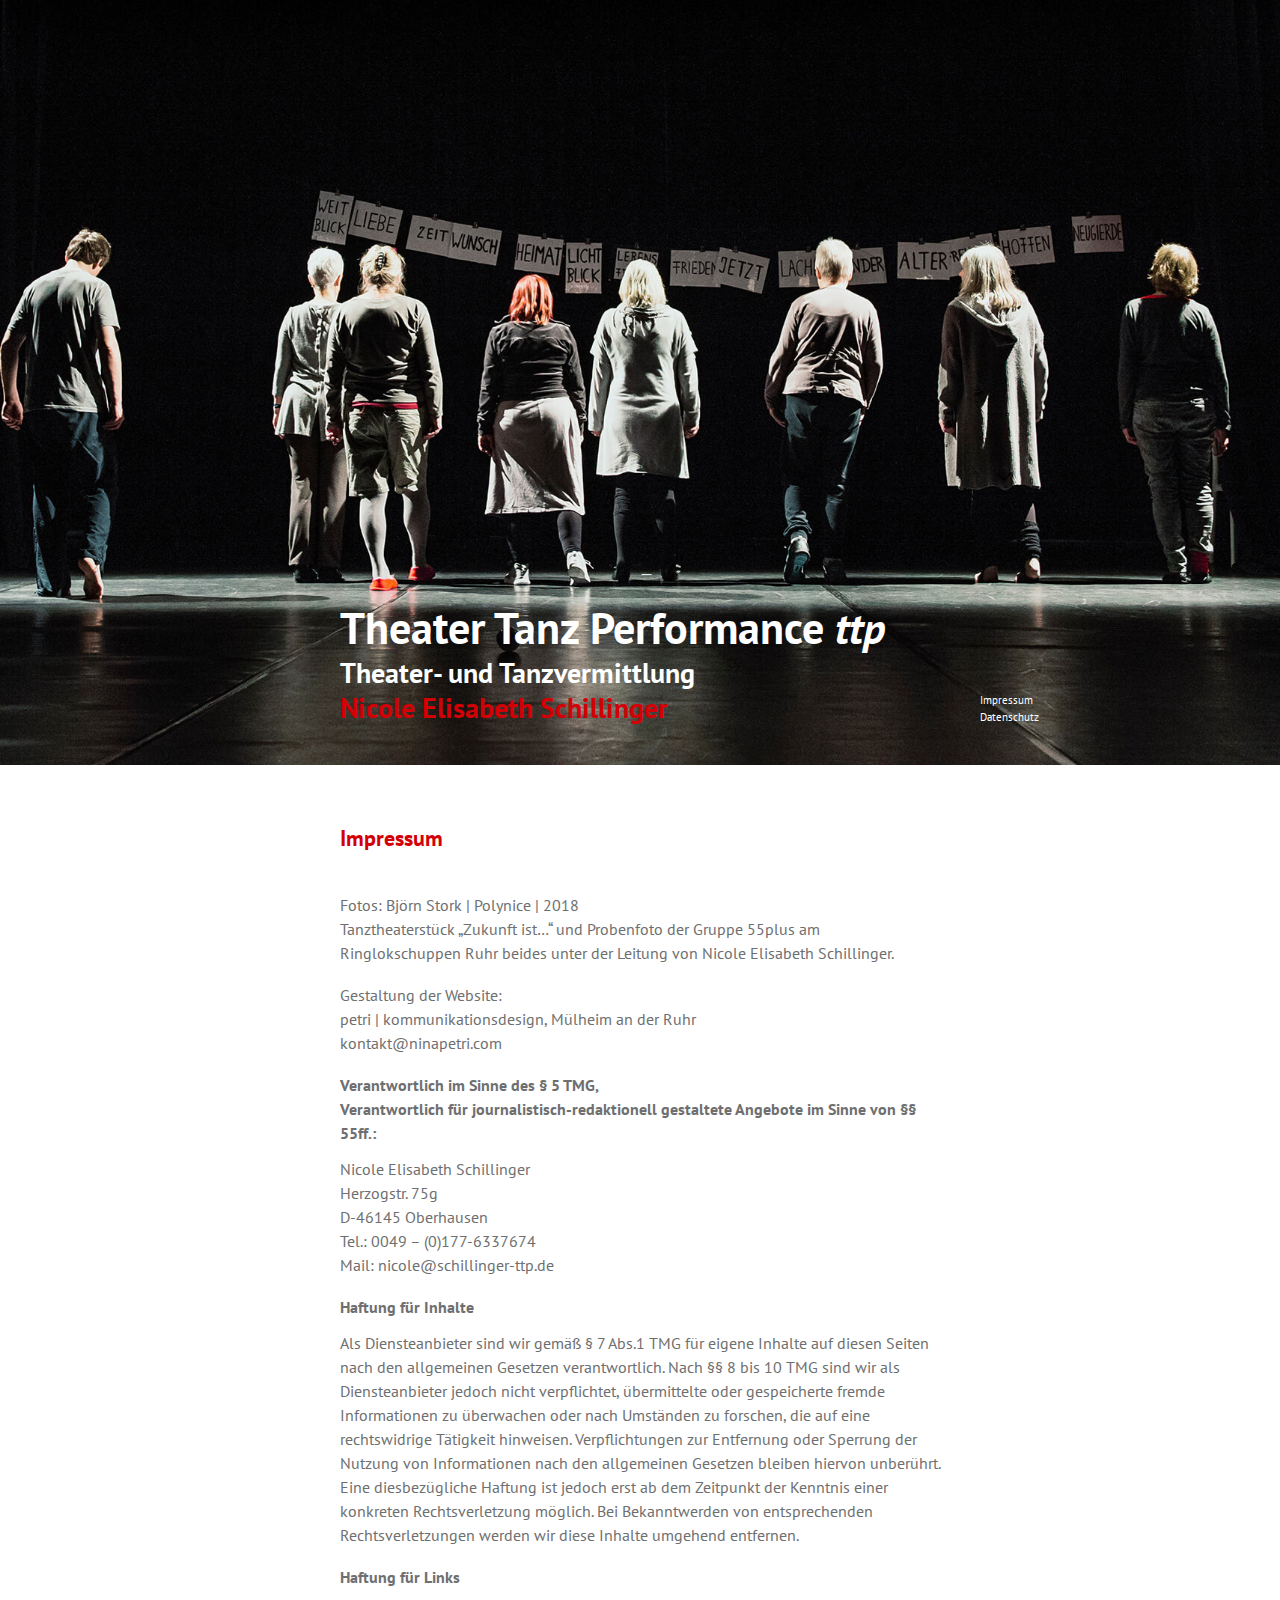
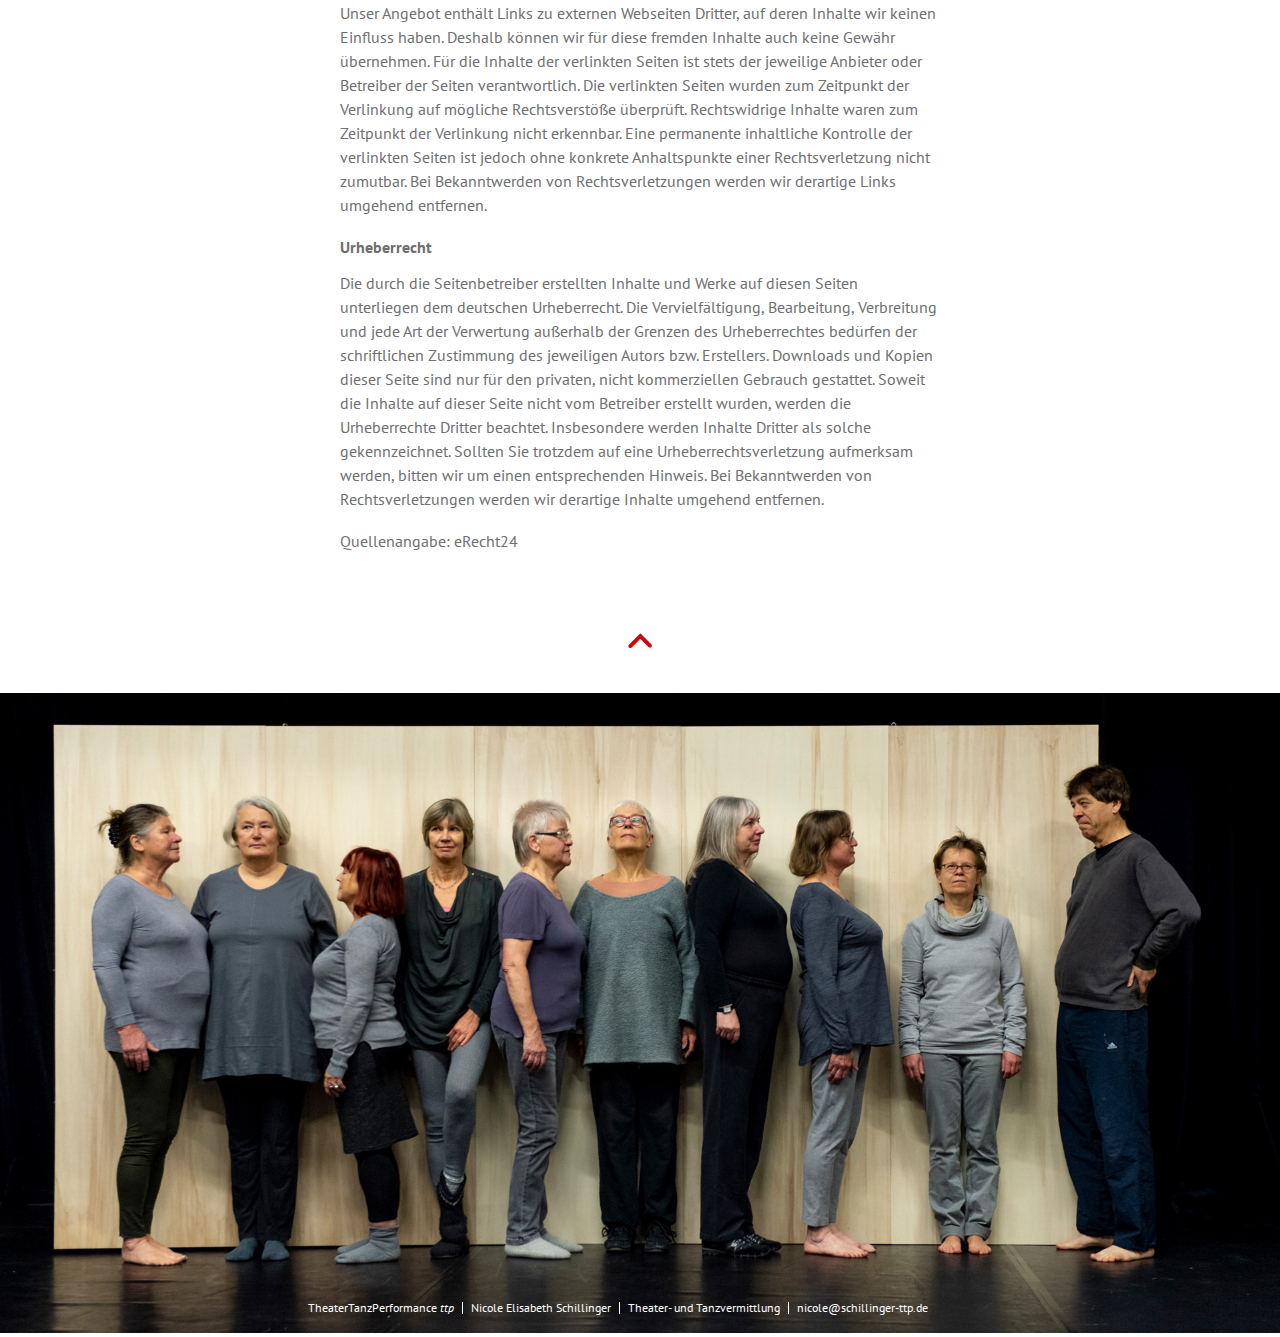
<file: impressum.html>
<!DOCTYPE html>
<html lang="de">
  <head>
    <meta charset="UTF-8" />
    <meta name="viewport" content="width=device-width, initial-scale=1.0" />
    <meta http-equiv="X-UA-Compatible" content="ie=edge" />

    <link rel="stylesheet" href="css/fonts.css" />
    <link rel="stylesheet" href="css/style.css" />

    <title>Theater Tanz Performance</title>
  </head>
  <body>
    <header class="header">
      <div class="header__text-box">
          <a href="index.html">
              <h1 class="heading-primary">Theater Tanz Performance <em>ttp</em></h1>
              <h2 class="heading-secondary">
                Theater- und Tanzvermittlung<br /><span
                  class="heading-secondary heading-secondary__red"
                  >Nicole Elisabeth Schillinger</span
                >
              </h2></a
            >
        <nav class="nav">
          <ul>
            <li><a href="impressum.html">Impressum</a></li>
            <li><a href="datenschutz.html">Datenschutz</a></li>
          </ul>
        </nav>
      </div>
    </header>

    <main>
      <section class="section-imprint">
        <h3 class="heading-tertiary">Impressum</h3>
        <p class="paragraph">
          Fotos: Björn Stork | Polynice | 2018<br />
          Tanztheaterstück „Zukunft ist…“ und Probenfoto der Gruppe 55plus am
          Ringlokschuppen Ruhr beides unter der Leitung von Nicole Elisabeth
          Schillinger.
        </p>
        <p class="paragraph">
          Gestaltung der Website:<br />
          petri | kommunikationsdesign, Mülheim an der Ruhr<br />
          kontakt@ninapetri.com
        </p>
        <h4>
          Verantwortlich im Sinne des § 5 TMG,<br />
          Verantwortlich für journalistisch-redaktionell gestaltete Angebote im
          Sinne von §§ 55ff.:
        </h4>
        <p class="paragraph">
          Nicole Elisabeth Schillinger<br />
          Herzogstr. 75g<br />
          D-46145 Oberhausen<br />
          Tel.: 0049 – (0)177-6337674<br />
          Mail: nicole@schillinger-ttp.de
        </p>

        <h4>Haftung für Inhalte</h4>
        <p class="paragraph">
          Als Diensteanbieter sind wir gemäß § 7 Abs.1 TMG für eigene Inhalte
          auf diesen Seiten nach den allgemeinen Gesetzen verantwortlich. Nach
          §§ 8 bis 10 TMG sind wir als Diensteanbieter jedoch nicht
          verpflichtet, übermittelte oder gespeicherte fremde Informationen zu
          überwachen oder nach Umständen zu forschen, die auf eine rechtswidrige
          Tätigkeit hinweisen. Verpflichtungen zur Entfernung oder Sperrung der
          Nutzung von Informationen nach den allgemeinen Gesetzen bleiben
          hiervon unberührt. Eine diesbezügliche Haftung ist jedoch erst ab dem
          Zeitpunkt der Kenntnis einer konkreten Rechtsverletzung möglich. Bei
          Bekanntwerden von entsprechenden Rechtsverletzungen werden wir diese
          Inhalte umgehend entfernen.
        </p>

        <h4>Haftung für Links</h4>
        <p class="paragraph">
          Unser Angebot enthält Links zu externen Webseiten Dritter, auf deren
          Inhalte wir keinen Einfluss haben. Deshalb können wir für diese
          fremden Inhalte auch keine Gewähr übernehmen. Für die Inhalte der
          verlinkten Seiten ist stets der jeweilige Anbieter oder Betreiber der
          Seiten verantwortlich. Die verlinkten Seiten wurden zum Zeitpunkt der
          Verlinkung auf mögliche Rechtsverstöße überprüft. Rechtswidrige
          Inhalte waren zum Zeitpunkt der Verlinkung nicht erkennbar. Eine
          permanente inhaltliche Kontrolle der verlinkten Seiten ist jedoch ohne
          konkrete Anhaltspunkte einer Rechtsverletzung nicht zumutbar. Bei
          Bekanntwerden von Rechtsverletzungen werden wir derartige Links
          umgehend entfernen.
        </p>

        <h4>Urheberrecht</h4>
        <p class="paragraph">
          Die durch die Seitenbetreiber erstellten Inhalte und Werke auf diesen
          Seiten unterliegen dem deutschen Urheberrecht. Die Vervielfältigung,
          Bearbeitung, Verbreitung und jede Art der Verwertung außerhalb der
          Grenzen des Urheberrechtes bedürfen der schriftlichen Zustimmung des
          jeweiligen Autors bzw. Erstellers. Downloads und Kopien dieser Seite
          sind nur für den privaten, nicht kommerziellen Gebrauch gestattet.
          Soweit die Inhalte auf dieser Seite nicht vom Betreiber erstellt
          wurden, werden die Urheberrechte Dritter beachtet. Insbesondere werden
          Inhalte Dritter als solche gekennzeichnet. Sollten Sie trotzdem auf
          eine Urheberrechtsverletzung aufmerksam werden, bitten wir um einen
          entsprechenden Hinweis. Bei Bekanntwerden von Rechtsverletzungen
          werden wir derartige Inhalte umgehend entfernen.
        </p>

        <p class="paragraph">
          Quellenangabe: <a href="https://www.e-recht24.de/">eRecht24</a>
        </p>
      </section>
    </main>
    <footer class="footer">
      <div class="inside">
        <div class="top-link"><a href="#"></a></div>
        <img src="img/footer.jpg" />
        <div class="contact">
          <ul>
            <li>TheaterTanzPerformance <em>ttp</em></li>
            <li>Nicole Elisabeth Schillinger</li>
            <li>Theater- und Tanzvermittlung</li>
            <li>nicole@schillinger-ttp.de</li>
          </ul>
        </div>
      </div>
    </footer>
  </body>
</html>
</file>
<file: css/fonts.css>
/* pt-sans-regular - latin */
@font-face {
    font-family: 'PT Sans';
    font-style: normal;
    font-weight: 400;
    src: url('../fonts/pt-sans-v9-latin-regular.eot'); /* IE9 Compat Modes */
    src: local('PT Sans'), local('PTSans-Regular'),
         url('../fonts/pt-sans-v9-latin-regular.eot?#iefix') format('embedded-opentype'), /* IE6-IE8 */
         url('../fonts/pt-sans-v9-latin-regular.woff2') format('woff2'), /* Super Modern Browsers */
         url('../fonts/pt-sans-v9-latin-regular.woff') format('woff'), /* Modern Browsers */
         url('../fonts/pt-sans-v9-latin-regular.ttf') format('truetype'), /* Safari, Android, iOS */
         url('../fonts/pt-sans-v9-latin-regular.svg#PTSans') format('svg'); /* Legacy iOS */
  }
  /* pt-sans-italic - latin */
  @font-face {
    font-family: 'PT Sans';
    font-style: italic;
    font-weight: 400;
    src: url('../fonts/pt-sans-v9-latin-italic.eot'); /* IE9 Compat Modes */
    src: local('PT Sans Italic'), local('PTSans-Italic'),
         url('../fonts/pt-sans-v9-latin-italic.eot?#iefix') format('embedded-opentype'), /* IE6-IE8 */
         url('../fonts/pt-sans-v9-latin-italic.woff2') format('woff2'), /* Super Modern Browsers */
         url('../fonts/pt-sans-v9-latin-italic.woff') format('woff'), /* Modern Browsers */
         url('../fonts/pt-sans-v9-latin-italic.ttf') format('truetype'), /* Safari, Android, iOS */
         url('../fonts/pt-sans-v9-latin-italic.svg#PTSans') format('svg'); /* Legacy iOS */
  }
  /* pt-sans-700 - latin */
  @font-face {
    font-family: 'PT Sans';
    font-style: normal;
    font-weight: 700;
    src: url('../fonts/pt-sans-v9-latin-700.eot'); /* IE9 Compat Modes */
    src: local('PT Sans Bold'), local('PTSans-Bold'),
         url('../fonts/pt-sans-v9-latin-700.eot?#iefix') format('embedded-opentype'), /* IE6-IE8 */
         url('../fonts/pt-sans-v9-latin-700.woff2') format('woff2'), /* Super Modern Browsers */
         url('../fonts/pt-sans-v9-latin-700.woff') format('woff'), /* Modern Browsers */
         url('../fonts/pt-sans-v9-latin-700.ttf') format('truetype'), /* Safari, Android, iOS */
         url('../fonts/pt-sans-v9-latin-700.svg#PTSans') format('svg'); /* Legacy iOS */
  }
  /* pt-sans-700italic - latin */
  @font-face {
    font-family: 'PT Sans';
    font-style: italic;
    font-weight: 700;
    src: url('../fonts/pt-sans-v9-latin-700italic.eot'); /* IE9 Compat Modes */
    src: local('PT Sans Bold Italic'), local('PTSans-BoldItalic'),
         url('../fonts/pt-sans-v9-latin-700italic.eot?#iefix') format('embedded-opentype'), /* IE6-IE8 */
         url('../fonts/pt-sans-v9-latin-700italic.woff2') format('woff2'), /* Super Modern Browsers */
         url('../fonts/pt-sans-v9-latin-700italic.woff') format('woff'), /* Modern Browsers */
         url('../fonts/pt-sans-v9-latin-700italic.ttf') format('truetype'), /* Safari, Android, iOS */
         url('../fonts/pt-sans-v9-latin-700italic.svg#PTSans') format('svg'); /* Legacy iOS */
  }
</file>
<file: css/style.css>
*,
*::after,
*::before {
  margin: 0;
  padding: 0;
  box-sizing: inherit; }

html {
  font-size: 62.5%; }

body {
  box-sizing: border-box;
  margin: 0 auto;
  max-width: 192rem; }

body {
  font-family: "PT Sans", sans-serif;
  line-height: 1.5;
  color: #6e6f70; }

.heading-primary {
  color: #fff;
  font-size: 4.4rem;
  line-height: 1.25; }

.heading-secondary {
  color: #fff;
  font-size: 2.8rem;
  line-height: 1.25; }
  .heading-secondary__red {
    color: #d30006; }

.heading-tertiary {
  font-size: 2.2rem;
  line-height: 1.25;
  color: #d30006; }
  .heading-tertiary__bold-italic {
    font-style: italic;
    font-weight: bold;
    color: #6e6f70; }

.paragraph {
  font-size: 1.6rem; }
  .paragraph:not(:last-child) {
    margin-bottom: 1.8rem; }
  	 
.paragraph__italic {
	font-size: 1.6rem;
   font-style: italic; }
   .paragraph__italic:not(:last-child) {
    margin-bottom: 1.8rem; }
  	 
.paragraph__strong {
  font-size: 1.6rem;
  font-weight: bold; }
  .paragraph__strong:not(:last-child) {
    margin-bottom: 1.0rem; }

.link {
  text-decoration: none;
  color: #6e6f70;
  display: block;
  overflow: auto; }
  
.mailaddress {
  text-decoration: none;
  color: #6e6f70;
  overflow: auto; }

.section-event {
  max-width: 68rem;
  margin: 0 auto;
  padding: 6rem 4rem 0 4rem; }
  .section-event .sponsors {
    width: 100%;
    margin-bottom: 1rem; }
    .section-event .sponsors-big img {
      width: 40%;
      margin-top: 2.6rem; }
    .section-event .sponsors p {
      font-size: 1.6rem; }
    .section-event .sponsors img {
      max-width: 100%;
      height: auto; }
  .section-event .images {
    width: 100%;
    margin: 0 auto; }
    .section-event .images img {
      max-width: 100%;
      height: auto; }

.section-full-width-images {
  margin-top: 4rem;
  width: 100%; }
  .section-full-width-images img {
    max-width: 100%;
    height: auto; }

.section-vita {
  max-width: 68rem;
  margin: 0 auto;
  padding: 4rem 4rem 0 4rem; }

.section-imprint {
  max-width: 68rem;
  margin: 0 auto;
  padding: 6rem 4rem 0 4rem; }
  .section-imprint .heading-tertiary {
    margin-bottom: 4rem; }
  .section-imprint h4 {
    font-size: 1.6rem;
    margin-bottom: 1.2rem; }
  .section-imprint ul {
    font-size: 1.6rem;
    padding-left: 1.6rem;
    margin-bottom: 1.2rem; }
  .section-imprint a {
    color: #6e6f70;
    text-decoration: none; }

.header {
  height: 85vh;
  background-image: url("../img/hero.jpg");
  background-size: cover;
  background-position: center bottom;
  position: relative;
  display: flex; }
  .header__text-box {
    width: 100%;
    max-width: 68rem;
    margin: 0 auto;
    align-self: flex-end;
    padding: 4rem;
    position: relative; }
    .header__text-box a {
      text-decoration: none; }
    .header__text-box .nav {
      margin-top: 2rem; }
      @media only screen and (min-width: 75em) {
        .header__text-box .nav {
          position: absolute;
          left: 100%;
          bottom: 4rem;
          padding-top: 0; } }
      .header__text-box .nav ul {
        list-style: none;
        display: flex; }
        @media only screen and (min-width: 75em) {
          .header__text-box .nav ul {
            display: block; } }
        .header__text-box .nav ul li:not(:first-of-type) {
          padding-left: 8px; }
        @media only screen and (min-width: 75em) {
          .header__text-box .nav ul li:not(:first-of-type) {
            padding-left: 0; } }
        .header__text-box .nav ul li a {
          color: #fff;
          text-decoration: none;
          font-size: 1.1rem; }

.footer {
  width: 100%;
  margin-top: 8rem; }
  .footer .inside {
    position: relative; }
  .footer img {
    margin-top: 4rem;
    max-width: 100%;
    height: auto; }
  .footer .top-link {
    text-align: center; }
    .footer .top-link a {
      display: inline-block;
      width: 24px;
      height: 16px;
      background: url("../img/top.png") no-repeat;
      background-size: cover; }
  .footer .contact {
    font-size: 1.2rem;
    text-align: center;
    padding: 2rem 0;
    width: 100%; }
    @media only screen and (min-width: 56.25em) {
      .footer .contact {
        position: absolute;
        top: 95%;
        color: #fff;
        padding: 0; } }
    .footer .contact ul {
      list-style-type: none; }
      @media only screen and (min-width: 56.25em) {
        .footer .contact ul {
          display: flex;
          max-width: 68rem;
          margin: 0 auto; } }
      .footer .contact ul li {
        line-height: 1.5; }
        @media only screen and (min-width: 56.25em) {
          .footer .contact ul li {
            padding: 0 8px;
            line-height: 1.2rem; }
            .footer .contact ul li:not(:last-of-type) {
              border-right: 1px solid #fff; } }

.logo-row {
  display: flex;
}

.logo-column-2 {
  flex: 50;
  padding: 5px;
}
           
 /* Three image containers (use 25% for four, and 50% for two, etc) 
.logo-column-2 {
  float: left;
  width: 50%;
  padding: 5px;
}
*/

/* Clear floats after image containers 
.logo-row::after {
  content: "";
  clear: both;
  display: table;
}
*/
</file>
